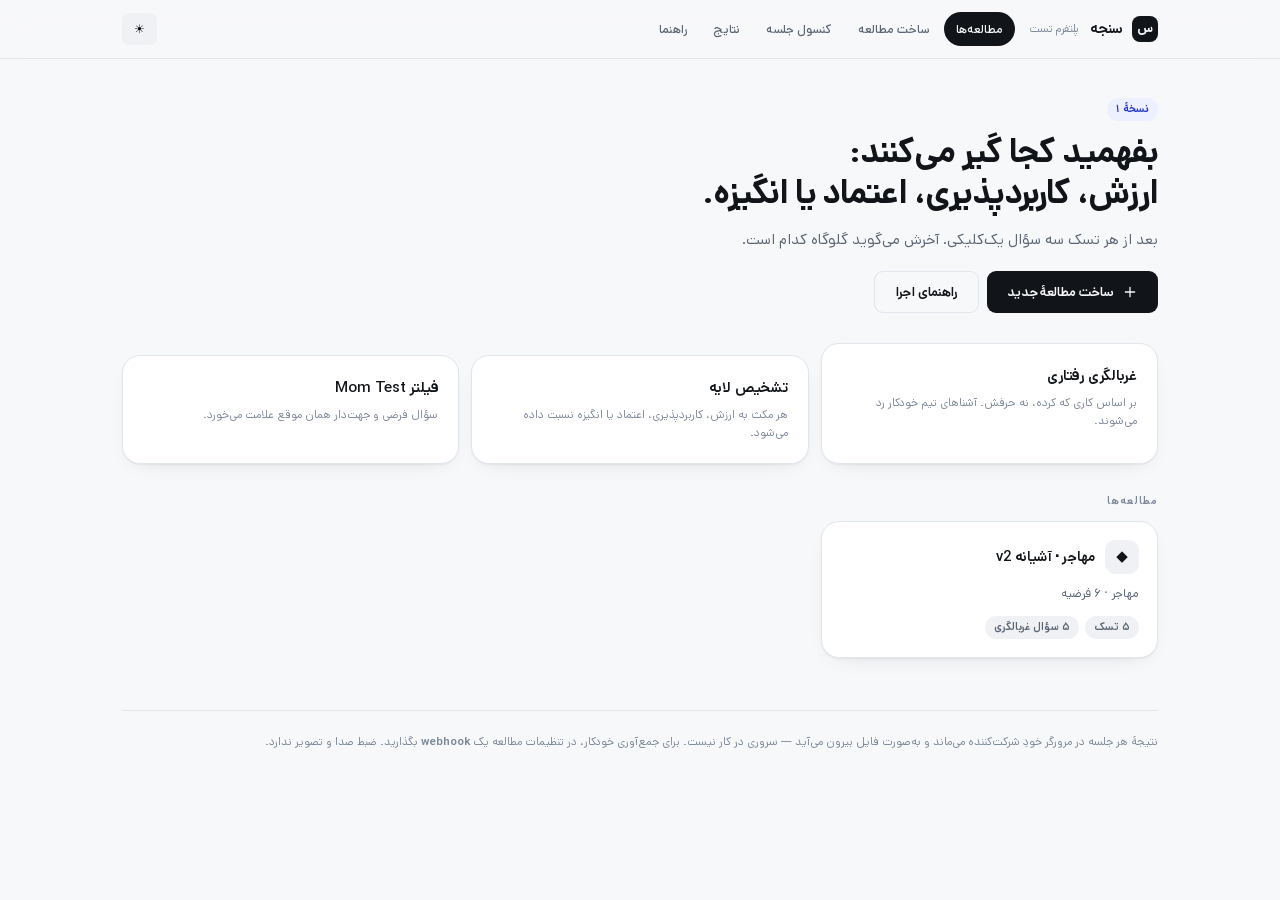
<file: index.html>
<!doctype html>
<html lang="fa" dir="rtl">
<head>
<meta charset="utf-8">
<meta name="viewport" content="width=device-width,initial-scale=1,viewport-fit=cover">
<title>سنجه · پلتفرم تست کاربر</title>
<meta name="description" content="پلتفرم برگزاری و ثبت تست کاربر — غربالگری، اجرای جلسه، ثبت شواهد و جمع‌بندی.">
<link rel="stylesheet" href="./assets/app.css">
</head>
<body>
<main class="wrap" style="padding-top:38px">

  <header style="margin-bottom:30px">
    <span class="badge b-brand" style="margin-bottom:12px">نسخهٔ ۱</span>
    <h1>بفهمید کجا گیر می‌کنند:<br>ارزش، کاربردپذیری، اعتماد یا انگیزه.</h1>
    <p class="lead" style="margin-top:12px">بعد از هر تسک سه سؤال یک‌کلیکی. آخرش می‌گوید گلوگاه کدام است.</p>
    <div class="row-btns" style="margin-top:18px">
      <a class="btn btn-primary" href="builder.html">
        <svg viewBox="0 0 24 24"><path d="M12 5v14M5 12h14"/></svg>ساخت مطالعهٔ جدید</a>
      <a class="btn btn-line" href="guide.html">راهنمای اجرا</a>
    </div>
  </header>

  <div class="grid c3" style="margin-bottom:26px">
    <div class="card"><h3>غربالگری رفتاری</h3>
      <p class="tiny" style="margin-top:5px">بر اساس کاری که کرده، نه حرفش. آشناهای تیم خودکار رد می‌شوند.</p></div>
    <div class="card"><h3>تشخیص لایه</h3>
      <p class="tiny" style="margin-top:5px">هر مکث به ارزش، کاربردپذیری، اعتماد یا انگیزه نسبت داده می‌شود.</p></div>
    <div class="card"><h3>فیلتر Mom Test</h3>
      <p class="tiny" style="margin-top:5px">سؤال فرضی و جهت‌دار همان موقع علامت می‌خورد.</p></div>
  </div>

  <div class="sec">مطالعه‌ها</div>
  <div id="list" class="studies"></div>

  <footer class="site">
    نتیجهٔ هر جلسه در مرورگر خودِ شرکت‌کننده می‌ماند و به‌صورت فایل بیرون می‌آید — سروری در کار نیست.
    برای جمع‌آوری خودکار، در تنظیمات مطالعه یک <b class="en">webhook</b> بگذارید. ضبط صدا و تصویر ندارد.
  </footer>
</main>

<script src="./assets/app.js"></script>
<script>
App.mountChrome('index.html');

const RISK = { 'very-high':'خیلی بالا', 'high':'بالا', 'medium-high':'متوسط تا بالا', 'medium':'متوسط' };

(async function () {
  const list = App.$('list');
  const studies = await App.loadRegistry();
  const sessions = App.allSessions();

  if (!studies.length) {
    list.innerHTML = `<div class="empty" style="grid-column:1/-1">
      <h3>هنوز مطالعه‌ای نیست</h3>
      <p class="tiny">اولین مطالعه را بسازید تا اینجا ظاهر شود.</p></div>`;
    return;
  }

  list.innerHTML = studies.map(s => {
    const n    = sessions.filter(x => x.studyId === s.id).length;
    const done = sessions.filter(x => x.studyId === s.id && x.endedAt).length;
    return `<a class="study" href="study.html?id=${encodeURIComponent(s.id)}">
      <div class="hd">
        <div class="ic">${App.esc(s.icon || '◆')}</div>
        <div class="nm">${App.esc(s.name || 'بدون نام')}</div>
        ${s._source === 'local' ? '<span class="badge b-mute">محلی</span>' : ''}
      </div>
      <p class="d">${App.esc(s.product || '')}${s.product && s.hypotheses?.length ? ' · ' : ''}${
        s.hypotheses?.length ? App.fa(s.hypotheses.length) + ' فرضیه' : ''}</p>
      <div class="ft">
        <span class="badge b-mute">${App.fa(s.tasks?.length || 0)} تسک</span>
        <span class="badge b-mute">${App.fa(s.screener?.questions?.length || 0)} سؤال غربالگری</span>
        ${n ? `<span class="badge b-ok">${App.fa(done)} جلسهٔ کامل</span>` : ''}
      </div>
    </a>`;
  }).join('');
})();
</script>
</body>
</html>
</file>
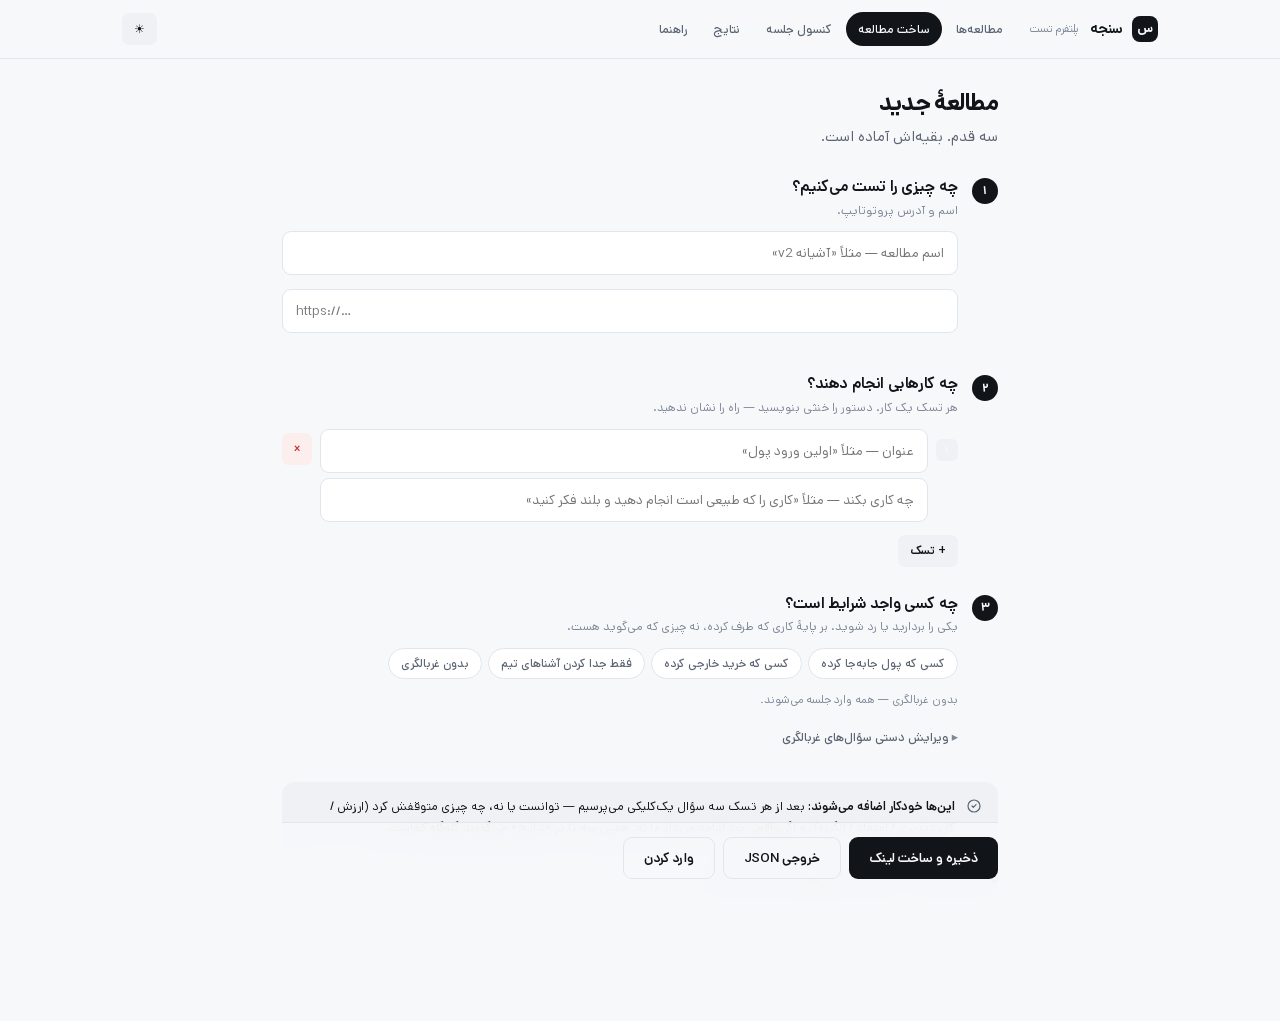
<file: builder.html>
<!doctype html>
<html lang="fa" dir="rtl">
<head>
<meta charset="utf-8">
<meta name="viewport" content="width=device-width,initial-scale=1,viewport-fit=cover">
<title>مطالعهٔ جدید · سنجه</title>
<link rel="stylesheet" href="./assets/app.css">
<style>
  .step{display:flex;gap:14px;margin-bottom:26px}
  .step .n{width:26px;height:26px;border-radius:50%;background:var(--ink);color:var(--canvas);
    display:grid;place-items:center;font-size:12px;font-weight:700;flex:none;margin-top:2px}
  .step .b{flex:1;min-width:0}
  .step h2{font-size:16px;margin-bottom:3px}
  .step .s{font-size:12px;color:var(--ink-3);margin-bottom:11px}
  .trow{display:flex;gap:8px;margin-bottom:8px;align-items:flex-start}
  .trow .n{width:22px;height:22px;border-radius:6px;background:var(--surface-2);flex:none;
    display:grid;place-items:center;font-size:11px;font-weight:600;margin-top:10px}
  .trow .f{flex:1;min-width:0}
  .trow .f input{margin-bottom:5px}
  details.adv{margin-top:8px}
  details.adv>summary{cursor:pointer;font-size:12.5px;font-weight:500;color:var(--ink-2);
    list-style:none;padding:9px 0}
  details.adv>summary::-webkit-details-marker{display:none}
  details.adv>summary::before{content:'▸ ';color:var(--ink-3)}
  details.adv[open]>summary::before{content:'▾ '}
  .lint{margin:4px 0 2px}
  .flag{padding:7px 10px;font-size:11.5px}
  .sticky{position:sticky;bottom:0;background:color-mix(in srgb,var(--canvas) 92%,transparent);
    backdrop-filter:blur(12px);border-top:1px solid var(--line);padding:14px 0;margin-top:24px}
</style>
</head>
<body>
<main class="wrap narrow" style="padding-top:30px">
  <h1 style="font-size:24px">مطالعهٔ جدید</h1>
  <p class="lead" style="margin:6px 0 26px">سه قدم. بقیه‌اش آماده است.</p>

  <div class="step">
    <div class="n num">۱</div>
    <div class="b">
      <h2>چه چیزی را تست می‌کنیم؟</h2>
      <div class="s">اسم و آدرس پروتوتایپ.</div>
      <div class="field"><input class="input" id="f-name" placeholder="اسم مطالعه — مثلاً «آشیانه v2»"></div>
      <div class="field"><input class="input en" id="f-url" dir="ltr" placeholder="https://…"></div>
      <p id="urlwarn" class="hint"></p>
    </div>
  </div>

  <div class="step">
    <div class="n num">۲</div>
    <div class="b">
      <h2>چه کارهایی انجام دهند؟</h2>
      <div class="s">هر تسک یک کار. دستور را خنثی بنویسید — راه را نشان ندهید.</div>
      <div id="tasks"></div>
      <button class="btn btn-ghost btn-sm" onclick="addTask()">+ تسک</button>
    </div>
  </div>

  <div class="step">
    <div class="n num">۳</div>
    <div class="b">
      <h2>چه کسی واجد شرایط است؟</h2>
      <div class="s">یکی را بردارید یا رد شوید. بر پایهٔ کاری که طرف کرده، نه چیزی که می‌گوید هست.</div>
      <div class="chipset" id="tpl" style="margin-bottom:12px"></div>
      <div id="scrs"></div>
      <details class="adv"><summary>ویرایش دستی سؤال‌های غربالگری</summary>
        <div id="scr-edit"></div>
        <button class="btn btn-ghost btn-sm" onclick="addScr()">+ سؤال</button>
        <div class="field" style="max-width:200px;margin-top:10px"><label>حد قبولی امتیاز</label>
          <input class="input num" id="f-pass" type="number" value="0"></div>
      </details>
    </div>
  </div>

  <div class="note" style="margin-bottom:8px">
    <svg viewBox="0 0 24 24"><circle cx="12" cy="12" r="9"/><path d="M9 12l2 2 4-4"/></svg>
    <p><b>این‌ها خودکار اضافه می‌شوند:</b> بعد از هر تسک سه سؤال یک‌کلیکی می‌پرسیم —
      توانست یا نه، چه چیزی متوقفش کرد (ارزش / کاربردپذیری / اعتماد / انگیزه)، و اگر واقعی بود ادامه می‌داد یا نه.
      همین سه تا در «نتایج» می‌گویند گلوگاه کجاست.</p>
  </div>

  <details class="adv">
    <summary>تنظیمات بیشتر — فرضیه‌ها، سؤال‌های پایانی، webhook</summary>
    <div class="field" style="margin-top:10px"><label>متن معرفی برای شرکت‌کننده</label>
      <textarea class="input" id="f-intro" rows="2"
        placeholder="بگویید چه نوع محصولی است. نگویید چرا خوب است."></textarea></div>
    <div class="grid c2">
      <div class="field"><label>محصول</label><input class="input" id="f-product"></div>
      <div class="field"><label>نشانه</label><input class="input" id="f-icon" value="◆" maxlength="2"></div>
    </div>
    <div class="field"><label>Webhook برای جمع‌آوری خودکار</label>
      <input class="input en" id="f-hook" dir="ltr" placeholder="https://…"></div>
    <div class="sec" style="margin-top:14px">فرضیه‌ها
      <button class="btn btn-ghost btn-sm" onclick="addHyp()">+</button></div>
    <div id="hyps"></div>
    <div class="sec">سؤال‌های پایانی
      <button class="btn btn-ghost btn-sm" onclick="addPost()">+</button></div>
    <div id="posts"></div>
  </details>

  <div class="sticky">
    <div class="row-btns">
      <button class="btn btn-primary" onclick="save()">ذخیره و ساخت لینک</button>
      <button class="btn btn-line" onclick="exportStudy()">خروجی JSON</button>
      <label class="btn btn-line" style="cursor:pointer">وارد کردن
        <input type="file" accept="application/json" hidden onchange="importStudy(event)"></label>
      <button class="btn btn-danger" onclick="del()" id="del-btn" hidden>حذف</button>
    </div>
    <p id="saved" class="tiny" style="margin-top:7px"></p>
  </div>
  <div style="height:20px"></div>
</main>

<script src="./assets/app.js"></script>
<script src="./assets/momtest.js"></script>
<script>
App.mountChrome('builder.html');
let D = null;

/* Ready-made screeners. Most teams need one of these three and should not
   have to invent scoring rules to get started. Every option is behavioural. */
const TEMPLATES = {
  money: {
    label: 'کسی که پول جابه‌جا کرده',
    intro: 'چند سؤال کوتاه دربارهٔ کارهایی که تا حالا کرده‌اید.',
    passScore: 5,
    questions: [
      { id:'s1', text:'آخرین بار کِی بخشی از پولتان را از ریال خارج کردید یا دلاری نگه داشتید؟',
        type:'single', required:true, options:[
        {label:'در سه ماه گذشته',score:3},{label:'در یک سال گذشته',score:2},
        {label:'بیشتر از یک سال پیش',score:0},{label:'تا حالا نکرده‌ام',score:0,disqualify:true}]},
      { id:'s2', text:'آن بار تقریباً چه مبلغی بود؟', type:'single', required:true, options:[
        {label:'کمتر از ۵۰ میلیون تومان',score:1},{label:'۵۰ تا ۲۰۰ میلیون تومان',score:3},
        {label:'بیشتر از ۲۰۰ میلیون تومان',score:3},{label:'ترجیح می‌دهم نگویم',score:1}]},
      { id:'s3', text:'کدام دربارهٔ شما درست است؟', type:'single', required:true, options:[
        {label:'در تیم هستم یا با تیم کار می‌کنم',score:0,disqualify:true},
        {label:'دوست یا فامیل نزدیک تیم هستم',score:0,disqualify:true},
        {label:'ارتباطی با تیم ندارم',score:2}]}
    ]
  },
  buyer: {
    label: 'کسی که خرید خارجی کرده',
    intro: 'چند سؤال کوتاه دربارهٔ خریدهای اخیرتان.',
    passScore: 4,
    questions: [
      { id:'s1', text:'در شش ماه گذشته برای کدام واقعاً پول خارجی پرداخت کرده‌اید؟',
        type:'multi', required:true, options:[
        {label:'اشتراک نرم‌افزار یا سرویس خارجی',score:3},{label:'خرید از سایت خارجی',score:2},
        {label:'شهریه یا هزینهٔ مهاجرت',score:3},{label:'هیچ‌کدام',score:0,disqualify:true}]},
      { id:'s2', text:'آن بار چطور پرداخت کردید؟', type:'single', required:true, options:[
        {label:'خودم مستقیم',score:3},{label:'از طریق واسطه یا دوست',score:2},
        {label:'یادم نیست',score:0}]},
      { id:'s3', text:'کدام دربارهٔ شما درست است؟', type:'single', required:true, options:[
        {label:'در تیم هستم یا با تیم کار می‌کنم',score:0,disqualify:true},
        {label:'ارتباطی با تیم ندارم',score:2}]}
    ]
  },
  clean: {
    label: 'فقط جدا کردن آشناهای تیم',
    intro: 'یک سؤال کوتاه.',
    passScore: 1,
    questions: [
      { id:'s1', text:'کدام دربارهٔ شما درست است؟', type:'single', required:true, options:[
        {label:'در تیم هستم یا با تیم کار می‌کنم',score:0,disqualify:true},
        {label:'دوست یا فامیل نزدیک تیم هستم',score:0,disqualify:true},
        {label:'ارتباطی با تیم ندارم',score:2}]}
    ]
  }
};

(async function(){
  const id = App.qs('id');
  D = id ? await App.loadStudy(id) : null;
  if (!D) { D = App.blankStudy(); D.tasks = [{ id:'t1', title:'', prompt:'', hypothesis:'' }]; }
  else App.$('del-btn').hidden = D._source !== 'local';
  fill(); renderAll();
})();

function fill(){
  App.$('f-name').value    = D.name || '';
  App.$('f-url').value     = D.prototypeUrl || '';
  App.$('f-product').value = D.product || '';
  App.$('f-intro').value   = D.intro || '';
  App.$('f-icon').value    = D.icon || '◆';
  App.$('f-hook').value    = D.settings?.webhook || '';
  App.$('f-pass').value    = D.screener?.passScore ?? 0;
  App.$('f-url').addEventListener('input', urlCheck);
  urlCheck();
}
/* A prototype that refuses framing is the single most common way a study
   comes out broken, and it is invisible until a participant opens it. */
function urlCheck(){
  const v = App.$('f-url').value.trim(), n = App.$('urlwarn');
  if (!v) { n.textContent = ''; return; }
  if (!/^https:\/\//i.test(v)) { n.innerHTML = '<b style="color:var(--warn)">باید با https شروع شود</b> وگرنه در قاب باز نمی‌شود.'; return; }
  n.textContent = 'قبل از فرستادن لینک، یک‌بار خودتان جلسه را باز کنید تا مطمئن شوید پروتوتایپ در قاب می‌آید.';
}

/* ── the linter, compact ────────────────────────────────────────── */
function lintInto(input, box){
  const run = () => {
    const r = MomTest.lint(input.value);
    if (!input.value.trim() || (r.ok && !r.flags.length)) { box.innerHTML = ''; return; }
    box.innerHTML = `<div class="lint">${r.flags.filter(f => f.level !== 'good').map(f =>
      `<div class="flag ${f.level}"><span class="m"><b>${App.esc(f.label)}</b> — ${App.esc(f.fix)}</span></div>`
    ).join('')}</div>`;
  };
  input.addEventListener('input', run); run();
}

/* ── tasks ──────────────────────────────────────────────────────── */
function renderTasks(){
  D.tasks = D.tasks || [];
  App.$('tasks').innerHTML = D.tasks.map((t, i) => `<div class="trow">
    <div class="n num">${App.fa(i + 1)}</div>
    <div class="f">
      <input class="input" value="${App.esc(t.title)}" placeholder="عنوان — مثلاً «اولین ورود پول»"
        oninput="D.tasks[${i}].title=this.value">
      <input class="input" id="tp-${i}" value="${App.esc(t.prompt)}"
        placeholder="چه کاری بکند — مثلاً «کاری را که طبیعی است انجام دهید و بلند فکر کنید»"
        oninput="D.tasks[${i}].prompt=this.value">
      <div id="tl-${i}"></div>
    </div>
    <button class="btn btn-danger btn-sm" style="margin-top:4px"
      onclick="D.tasks.splice(${i},1);renderAll()">×</button>
  </div>`).join('');
  D.tasks.forEach((t, i) => {
    const inp = App.$('tp-' + i), box = App.$('tl-' + i);
    if (inp && box) lintInto(inp, box);
  });
}
window.addTask = () => {
  D.tasks = D.tasks || [];
  D.tasks.push({ id: 't' + (D.tasks.length + 1), title: '', prompt: '', hypothesis: '' });
  renderAll();
};

/* ── screener ───────────────────────────────────────────────────── */
function renderTpl(){
  App.$('tpl').innerHTML = Object.entries(TEMPLATES).map(([k, t]) =>
    `<button class="chip" data-k="${k}" onclick="useTpl('${k}')">${App.esc(t.label)}</button>`).join('') +
    `<button class="chip" onclick="useTpl('')">بدون غربالگری</button>`;
}
window.useTpl = (k) => {
  D.screener = k ? JSON.parse(JSON.stringify(TEMPLATES[k])) : { intro: '', questions: [], passScore: 0 };
  delete D.screener.label;
  App.$('f-pass').value = D.screener.passScore || 0;
  renderAll();
};
function renderScrSummary(){
  const qs = D.screener?.questions || [];
  App.$('scrs').innerHTML = qs.length
    ? `<div class="card flat" style="padding:13px 15px">
        ${qs.map((q, i) => `<div class="kv"><span class="k">${App.fa(i + 1)}. ${App.esc(q.text)}</span>
          <span class="v tiny">${q.options?.some(o => o.disqualify)
            ? '<span class="badge b-bad">حذفی دارد</span>' : ''}</span></div>`).join('')}
      </div>`
    : '<p class="tiny">بدون غربالگری — همه وارد جلسه می‌شوند.</p>';
}
function renderScrEdit(){
  const qs = D.screener?.questions || [];
  App.$('scr-edit').innerHTML = qs.map((q, i) => `<div class="trow">
    <div class="n num">${App.fa(i + 1)}</div>
    <div class="f">
      <input class="input" id="sq-${i}" value="${App.esc(q.text)}" placeholder="متن سؤال"
        oninput="D.screener.questions[${i}].text=this.value">
      <div id="sl-${i}"></div>
      ${(q.options || []).map((o, oi) => `<div style="display:flex;gap:6px;margin-bottom:4px">
        <input class="input" value="${App.esc(o.label)}" placeholder="گزینه"
          oninput="D.screener.questions[${i}].options[${oi}].label=this.value">
        <input class="input num" style="width:64px" type="number" value="${o.score ?? 0}" title="امتیاز"
          oninput="D.screener.questions[${i}].options[${oi}].score=+this.value">
        <button class="chip" aria-pressed="${!!o.disqualify}" title="حذف‌کننده"
          onclick="D.screener.questions[${i}].options[${oi}].disqualify=!D.screener.questions[${i}].options[${oi}].disqualify;renderAll()">حذفی</button>
        <button class="btn btn-danger btn-sm" onclick="D.screener.questions[${i}].options.splice(${oi},1);renderAll()">×</button>
      </div>`).join('')}
      <button class="btn btn-ghost btn-sm"
        onclick="D.screener.questions[${i}].options=(D.screener.questions[${i}].options||[]).concat([{label:'',score:0}]);renderAll()">+ گزینه</button>
    </div>
    <button class="btn btn-danger btn-sm" style="margin-top:4px"
      onclick="D.screener.questions.splice(${i},1);renderAll()">×</button>
  </div>`).join('');
  qs.forEach((q, i) => {
    const inp = App.$('sq-' + i), box = App.$('sl-' + i);
    if (inp && box) lintInto(inp, box);
  });
}
window.addScr = () => {
  D.screener = D.screener || { questions: [] };
  D.screener.questions = D.screener.questions || [];
  D.screener.questions.push({ id: 's' + (D.screener.questions.length + 1),
    text: '', type: 'single', required: true, options: [{ label: '', score: 0 }] });
  renderAll();
};

/* ── advanced ───────────────────────────────────────────────────── */
function renderHyps(){
  D.hypotheses = D.hypotheses || [];
  App.$('hyps').innerHTML = D.hypotheses.map((h, i) => `<div class="trow">
    <div class="n en">${h.id}</div>
    <div class="f"><input class="input" value="${App.esc(h.text)}"
      oninput="D.hypotheses[${i}].text=this.value" placeholder="فرضیه"></div>
    <button class="btn btn-danger btn-sm" style="margin-top:4px"
      onclick="D.hypotheses.splice(${i},1);renderAll()">×</button>
  </div>`).join('') || '<p class="tiny">اختیاری.</p>';
}
window.addHyp = () => {
  D.hypotheses = D.hypotheses || [];
  D.hypotheses.push({ id: 'H' + (D.hypotheses.length + 1), text: '', risk: 'high' });
  renderAll();
};
function renderPosts(){
  D.postQuestions = D.postQuestions || [];
  App.$('posts').innerHTML = D.postQuestions.map((q, i) => `<div class="trow">
    <div class="n num">${App.fa(i + 1)}</div>
    <div class="f"><input class="input" id="pq-${i}" value="${App.esc(q.text)}"
      oninput="D.postQuestions[${i}].text=this.value" placeholder="سؤال پایانی">
      <div id="pl-${i}"></div></div>
    <button class="btn btn-danger btn-sm" style="margin-top:4px"
      onclick="D.postQuestions.splice(${i},1);renderAll()">×</button>
  </div>`).join('') || '<p class="tiny">اختیاری.</p>';
  D.postQuestions.forEach((q, i) => {
    const inp = App.$('pq-' + i), box = App.$('pl-' + i);
    if (inp && box) lintInto(inp, box);
  });
}
window.addPost = () => {
  D.postQuestions = D.postQuestions || [];
  D.postQuestions.push({ id: 'q' + (D.postQuestions.length + 1), text: '', type: 'text', required: false });
  renderAll();
};

function renderAll(){ renderTasks(); renderTpl(); renderScrSummary(); renderScrEdit(); renderHyps(); renderPosts(); }
window.renderAll = renderAll;

/* ── save ───────────────────────────────────────────────────────── */
function collect(){
  D.name = App.$('f-name').value.trim();
  D.prototypeUrl = App.$('f-url').value.trim();
  D.product = App.$('f-product').value.trim() || D.name;
  D.intro = App.$('f-intro').value.trim();
  D.icon = App.$('f-icon').value.trim() || '◆';
  D.settings = D.settings || {};
  D.settings.webhook = App.$('f-hook').value.trim();
  D.screener = D.screener || { questions: [] };
  D.screener.passScore = +App.$('f-pass').value || 0;
  D.tasks = (D.tasks || []).filter(t => t.title || t.prompt);
  return D;
}
window.save = () => {
  collect();
  const msg = App.$('saved');
  if (!D.name)         { msg.textContent = 'یک اسم بگذارید.'; return; }
  if (!D.prototypeUrl) { msg.textContent = 'آدرس پروتوتایپ لازم است.'; return; }
  if (!D.tasks.length) { msg.textContent = 'حداقل یک تسک لازم است.'; return; }
  App.saveStudy(D);
  const link = App.shareLink(D, 'run.html');
  msg.innerHTML = `ذخیره شد ✓ &nbsp;
    <a href="study.html?id=${encodeURIComponent(D.id)}">صفحهٔ مطالعه</a> &nbsp;·&nbsp;
    <a href="${App.esc(link)}" target="_blank">باز کردن جلسه</a>
    <br><span style="color:var(--ink-3)">لینک اشتراک‌گذاری کل مطالعه را در خودش دارد و روی هر دستگاهی باز می‌شود.</span>`;
};
window.exportStudy = () => {
  collect(); const c = { ...D }; delete c._source;
  App.download(D.id + '.json', JSON.stringify(c, null, 2));
};
window.importStudy = (e) => {
  const f = e.target.files[0]; if (!f) return;
  const r = new FileReader();
  r.onload = () => {
    try { const j = JSON.parse(r.result); if (!j.id) j.id = App.blankStudy().id;
      D = j; fill(); renderAll(); App.$('saved').textContent = 'وارد شد — ذخیره کنید.'; }
    catch (err) { App.$('saved').textContent = 'خوانده نشد: ' + err.message; }
  };
  r.readAsText(f);
};
window.del = () => {
  if (!confirm('حذف شود؟')) return;
  App.store.del('study.' + D.id); location.href = 'index.html';
};
</script>
</body>
</html>
</file>
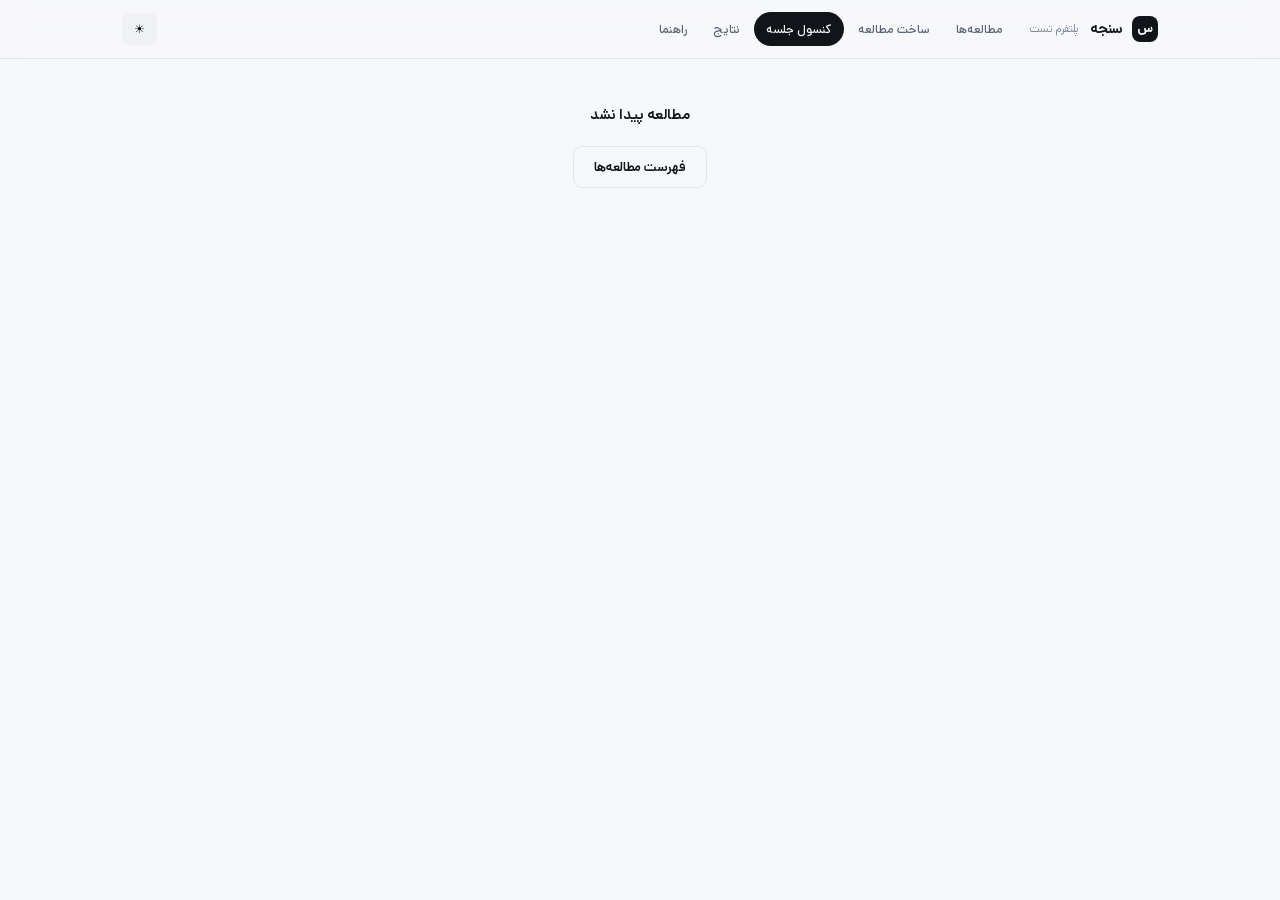
<file: console.html>
<!doctype html>
<html lang="fa" dir="rtl">
<head>
<meta charset="utf-8">
<meta name="viewport" content="width=device-width,initial-scale=1,viewport-fit=cover">
<title>کنسول جلسه · سنجه</title>
<link rel="stylesheet" href="./assets/app.css">
<style>
  .lay{display:flex;gap:18px;align-items:flex-start;max-width:1240px;margin:0 auto;padding:20px 22px}
  @media(max-width:1040px){.lay{flex-direction:column}}
  .col-script{flex:1;min-width:0}
  .col-notes{width:392px;flex:none;position:sticky;top:74px}
  @media(max-width:1040px){.col-notes{width:100%;position:static}}
  .timer{font-size:25px;font-weight:700;letter-spacing:-.02em}
  .stepcard{background:var(--surface);border:1px solid var(--line);border-radius:var(--r-md);
    padding:15px;margin-bottom:9px;transition:.2s var(--swift)}
  .stepcard[data-on=true]{border-color:var(--ink);box-shadow:var(--sh)}
  .stepcard .hd{display:flex;align-items:center;gap:9px;cursor:pointer}
  .stepcard .hd .n{width:23px;height:23px;border-radius:7px;background:var(--surface-2);
    display:grid;place-items:center;font-size:11px;font-weight:700;flex:none}
  .stepcard[data-on=true] .hd .n{background:var(--ink);color:var(--canvas)}
  .stepcard .hd .t{flex:1;font-size:13.5px;font-weight:600}
  .stepcard .body{margin-top:10px;font-size:12.5px;line-height:1.75;color:var(--ink-2)}
  .say{padding:10px 13px;border-radius:var(--r-sm);margin-top:8px;font-size:12.5px;line-height:1.7}
  .say.do{background:var(--ok-soft);color:var(--ok)} .say.do b{color:inherit}
  .say.dont{background:var(--bad-soft);color:var(--bad)}
  .say .m{color:var(--ink)}
  .noterow{display:flex;gap:8px;align-items:flex-start;padding:10px 0;border-bottom:1px solid var(--line-2);font-size:12.5px}
  .noterow:last-child{border-bottom:none}
  .noterow .t{font-size:10.5px;color:var(--ink-3);flex:none;padding-top:2px}
  .noterow .x{opacity:.4;background:none;border:none;font-size:14px;line-height:1}
  .noterow:hover .x{opacity:1}
  .tagpick{display:flex;gap:5px;margin-bottom:8px;flex-wrap:wrap}
</style>
</head>
<body>
<main id="main"></main>
<script src="./assets/app.js"></script>
<script src="./assets/momtest.js"></script>
<script>
App.mountChrome('console.html');

/* ═══════════════════════════════════════════════════════════════════
   FACILITATOR CONSOLE
   The protocol's own session structure, on screen, with a timer and a
   note field that forces every note to be typed as evidence.

   Why the tag is mandatory: the protocol weights Behaviour above
   Explanation above Opinion. If notes are untagged prose you cannot
   apply that weighting afterwards — everything flattens into "they said
   they liked it". Tagging at the moment of writing costs one keystroke
   and is the difference between a transcript and an evidence board.
   ═══════════════════════════════════════════════════════════════════ */
const TAGS = [
  { id:'behaviour',  label:'رفتار',  cls:'b-ok',    hint:'چه کرد؟ کجا مکث کرد؟ چه چیزی را خودش باز کرد؟' },
  { id:'explanation',label:'علت',    cls:'b-brand', hint:'چرا این کار را کرد؟ چه نگرانی پشتش بود؟' },
  { id:'commitment', label:'تعهد',   cls:'b-warn',  hint:'حاضر شد چه کاری بکند؟ چه مبلغی گفت؟' },
  { id:'quote',      label:'نقل‌قول',cls:'b-mute',  hint:'جملهٔ دقیق، بدون بازنویسی.' },
  { id:'blocker',    label:'مانع',   cls:'b-bad',   hint:'چه چیزی کاملاً متوقفش کرد؟' }
];

const STEPS = [
  { t:'Business Baseline', m:'۳–۵ دقیقه · قبل از دیدن محصول',
    body:'نیاز و رفتار واقعی را بدون Pitch بفهمید.',
    asks:['آخرین بار کِی خواستید بخشی از پولتان را از ریال خارج کنید یا دلاری نگه دارید؟ چه کار کردید؟',
          'آن بار چه چیزی باعث شد واقعاً اقدام کنید؟',
          'چه چیزی در مسیر فعلی اذیتتان می‌کند ولی تحملش می‌کنید؟'],
    rec:'Trigger، راه‌حل فعلی، درد، فوریت، جایگزین‌ها' },
  { t:'Framing کنترل‌شده', m:'Category و Job را بگویید — نه راه‌حل و نه مزیت',
    body:'یک‌بار، خنثی، بدون دفاع از محصول.',
    asks:['با این توضیح، انتظار دارید چه کارهایی بتوانید با آن انجام دهید؟'],
    rec:'انتظار اولیه از قابلیت‌ها' },
  { t:'Explore / First Impression', m:'دیگر توضیح ندهید',
    body:'بگذارید خودش بخواند و جلو برود.',
    asks:['هر کاری که طبیعی است انجام دهید و بلند فکر کنید.'],
    rec:'فهم Value، انتظار از فیچر، ابهام، مسیر طبیعی' },
  { t:'Trust & Control', m:'Trust Mechanismها را نام نبرید',
    body:'رفتار و سؤال‌های خودش را ببینید.',
    asks:['الان قبل از ادامه چه چیزهایی ذهنتان را درگیر کرده؟',
          'برای ادامه چه چیزی باید روشن شود؟'],
    rec:'سؤال دربارهٔ Exit / Fee / Support / Partner / محل پول' },
  { t:'Decision Point', m:'در Confirm، توقف یا Failure',
    body:'Commitment را بدون فشار بسنجید.',
    asks:['اگر این پول واقعی بود، همین‌جا چه کار می‌کردید؟',
          'چه چیزی تصمیمتان را عوض می‌کند؟'],
    rec:'ادامه/توقف، مبلغ تست، شرط ادامه، Deal-breaker' },
  { t:'Business Debrief', m:'بعد از تجربه',
    body:'ارزش و تمایل واقعی را دوباره بسنجید.',
    asks:['این سرویس در چه موقعیتی واقعاً برایتان کاربرد دارد؟',
          'برای جایگزین کردن مسیر فعلی چه چیزی کم دارد؟',
          'اگر می‌خواستید معرفی‌اش کنید، به چه کسی و برای چه مسئله‌ای؟'],
    rec:'Use case، switching condition، referral signal' }
];

const DO = ['Job کلی محصول را یک‌بار و خنثی توضیح بده.',
  '«ما تجربه را تست می‌کنیم، نه تو را.»',
  '«هر جا در واقعیت متوقف می‌شدی، اینجا هم متوقف شو.»',
  '«چی باعث شد این کار را بکنی؟»'];
const DONT = ['«داریم اعتماد را تست می‌کنیم.»',
  '«مزیت ما این است که هر وقت خواستی خارج می‌شوی.»',
  '«اول ۵ دلار Trial کن.»',
  'Featureها را Pitch نکن یا از محصول دفاع نکن.'];

let S = null, sess = null, t0 = null, tick = null, step = 0, tag = 'behaviour';

(async function(){
  const packed = App.qs('s'), id = App.qs('id');
  S = packed ? App.unpackStudy(packed) : (id ? await App.loadStudy(id) : null);
  const m = App.$('main');
  if (!S) { m.innerHTML = `<div class="wrap"><div class="empty"><h3>مطالعه پیدا نشد</h3>
    <a class="btn btn-line" href="index.html" style="margin-top:12px">فهرست مطالعه‌ها</a></div></div>`; return; }
  sess = App.newSession(S.id, 'moderated');
  paint();
})();

function paint(){
  App.$('main').innerHTML = `<div class="lay">
    <div class="col-script">
      <div style="display:flex;align-items:center;gap:12px;margin-bottom:14px;flex-wrap:wrap">
        <div><div class="tiny">جلسه</div>
          <h2 style="font-size:17px">${App.esc(S.name)}</h2></div>
        <div style="flex:1"></div>
        <div style="text-align:end"><div class="tiny">کد شرکت‌کننده</div>
          <div class="en" style="font-weight:700;font-size:15px">${sess.code}</div></div>
        <div style="text-align:end"><div class="tiny">مدت</div>
          <div class="timer num" id="clk">۰۰:۰۰</div></div>
        <button class="btn btn-primary btn-sm" id="run" onclick="toggleRun()">شروع</button>
      </div>

      <div class="grid c2" style="margin-bottom:14px">
        <div class="say do"><b>بگو</b><div class="m" style="margin-top:5px">
          ${DO.map(x => '· ' + App.esc(x)).join('<br>')}</div></div>
        <div class="say dont"><b>نگو</b><div class="m" style="margin-top:5px">
          ${DONT.map(x => '· ' + App.esc(x)).join('<br>')}</div></div>
      </div>

      <div class="sec">روال جلسه</div>
      <div id="steps"></div>

      <div class="sec">تسک‌های این مطالعه</div>
      <div class="card flat">${(S.tasks || []).map((t, i) =>
        `<div class="kv"><span class="k"><b>${App.fa(i+1)}. ${App.esc(t.title)}</b><br>
          <span class="tiny">${App.esc(t.prompt)}</span></span>
          <span class="v"><button class="btn btn-ghost btn-sm" onclick="noteTask('${App.esc(t.title)}')">ثبت یادداشت</button></span>
        </div>`).join('') || '<p class="tiny">تسکی ندارد.</p>'}</div>

      <div class="sec">پروتوتایپ</div>
      <p class="tiny" style="margin-bottom:8px">در جلسهٔ حضوری روی گوشی خودِ شرکت‌کننده باز کنید؛
        این نسخه فقط برای مرور خودتان است.</p>
      <a class="btn btn-line btn-sm" href="${App.esc(S.prototypeUrl)}" target="_blank">باز کردن پروتوتایپ</a>
    </div>

    <div class="col-notes">
      <div class="card">
        <h3>ثبت شواهد</h3>
        <p class="tiny" style="margin:5px 0 10px" id="tag-hint"></p>
        <div class="tagpick" id="tags"></div>
        <textarea class="input" id="nt" rows="3" placeholder="Ctrl+Enter برای ثبت"></textarea>
        <button class="btn btn-primary btn-block btn-sm" style="margin-top:8px" onclick="addNote()">ثبت</button>
        <div style="max-height:320px;overflow:auto;margin-top:12px" id="notes"></div>
      </div>
      <div class="card" style="margin-top:12px">
        <h3>پایان جلسه</h3>
        <p class="tiny" style="margin:5px 0 10px">جلسه را ببندید و نتیجه را نگه دارید.</p>
        <div class="row-btns">
          <button class="btn btn-primary btn-sm" onclick="endSession()">پایان و دانلود</button>
          <button class="btn btn-line btn-sm" onclick="copySession()">کپی نتیجه</button>
        </div>
        <p class="tiny" id="end-msg" style="margin-top:8px"></p>
      </div>
    </div>
  </div>`;

  App.$('tags').innerHTML = TAGS.map(t =>
    `<button class="chip" data-t="${t.id}" aria-pressed="${t.id === tag}">${t.label}</button>`).join('');
  App.$$('#tags .chip').forEach(b => b.onclick = () => {
    tag = b.dataset.t;
    App.$$('#tags .chip').forEach(o => o.setAttribute('aria-pressed', String(o.dataset.t === tag)));
    hint();
  });
  hint();
  App.$('nt').addEventListener('keydown', e => {
    if ((e.ctrlKey || e.metaKey) && e.key === 'Enter') { e.preventDefault(); addNote(); }
  });
  paintSteps(); paintNotes();
}

const hint = () => App.$('tag-hint').textContent = TAGS.find(t => t.id === tag).hint;

function paintSteps(){
  App.$('steps').innerHTML = STEPS.map((s, i) => `<div class="stepcard" data-on="${i === step}">
    <div class="hd" onclick="step=${i};paintSteps()">
      <div class="n num">${App.fa(i + 1)}</div>
      <div class="t">${App.esc(s.t)}</div>
      <div class="tiny">${App.esc(s.m)}</div>
    </div>
    ${i === step ? `<div class="body">${App.esc(s.body)}
      <div style="margin-top:9px">${s.asks.map(a =>
        `<div style="padding:7px 11px;background:var(--surface-2);border-radius:8px;margin-bottom:5px;color:var(--ink)">
          «${App.esc(a)}»
          <button class="chip" style="padding:2px 8px;font-size:10.5px;margin-inline-start:6px"
            onclick="event.stopPropagation();askNote(${JSON.stringify(a).replace(/"/g,'&quot;')})">پرسیدم</button>
        </div>`).join('')}</div>
      <div class="tiny" style="margin-top:8px"><b>ثبت کنید:</b> ${App.esc(s.rec)}</div>` : ''}
  </div>`).join('');
}

/* ── notes ──────────────────────────────────────────────────────── */
function stamp(){ return t0 ? Date.now() - t0 : 0; }
function push(tagId, text){
  sess.notes.push({ t: stamp(), tag: tagId, text, step: STEPS[step].t });
  App.saveSession(sess); paintNotes();
}
window.addNote = () => {
  const v = App.$('nt').value.trim(); if (!v) return;
  push(tag, v); App.$('nt').value = ''; App.$('nt').focus();
};
window.askNote  = (q) => push('asked', 'پرسیده شد: ' + q);
window.noteTask = (t) => { App.$('nt').value = '[' + t + '] '; App.$('nt').focus(); };

function paintNotes(){
  const host = App.$('notes');
  if (!sess.notes.length) { host.innerHTML = '<p class="tiny">هنوز یادداشتی ثبت نشده.</p>'; return; }
  host.innerHTML = [...sess.notes].reverse().map((n, ri) => {
    const i = sess.notes.length - 1 - ri;
    const meta = TAGS.find(t => t.id === n.tag);
    return `<div class="noterow">
      <span class="t num">${App.mmss(n.t)}</span>
      <span class="badge ${meta ? meta.cls : 'b-mute'}">${meta ? meta.label : 'سؤال'}</span>
      <span style="flex:1">${App.esc(n.text)}</span>
      <button class="x" onclick="sess.notes.splice(${i},1);App.saveSession(sess);paintNotes()">×</button>
    </div>`;
  }).join('');
}

/* ── timer ──────────────────────────────────────────────────────── */
window.toggleRun = () => {
  const b = App.$('run');
  if (tick) { clearInterval(tick); tick = null; b.textContent = 'ادامه'; return; }
  if (!t0) t0 = Date.now();
  b.textContent = 'مکث';
  tick = setInterval(() => App.$('clk').textContent = App.mmss(Date.now() - t0), 500);
};

/* ── finish ─────────────────────────────────────────────────────── */
function seal(){
  sess.endedAt = new Date().toISOString();
  sess.durationMs = t0 ? Date.now() - t0 : 0;
  sess.completed = true;
  App.saveSession(sess);
  return sess;
}
window.endSession = async () => {
  const s = seal();
  App.download(s.studyId + '.' + s.code + '.json', JSON.stringify(s, null, 2));
  App.$('end-msg').textContent = 'ذخیره شد. برای دیدن جمع‌بندی به «نتایج» بروید.';
  if (S.settings?.webhook) await App.postWebhook(S.settings.webhook, s);
};
window.copySession = async () => {
  const ok = await App.copy(JSON.stringify(seal()));
  App.$('end-msg').textContent = ok ? 'کپی شد ✓' : 'کپی نشد — از دکمهٔ دانلود استفاده کنید.';
};
</script>
</body>
</html>
</file>
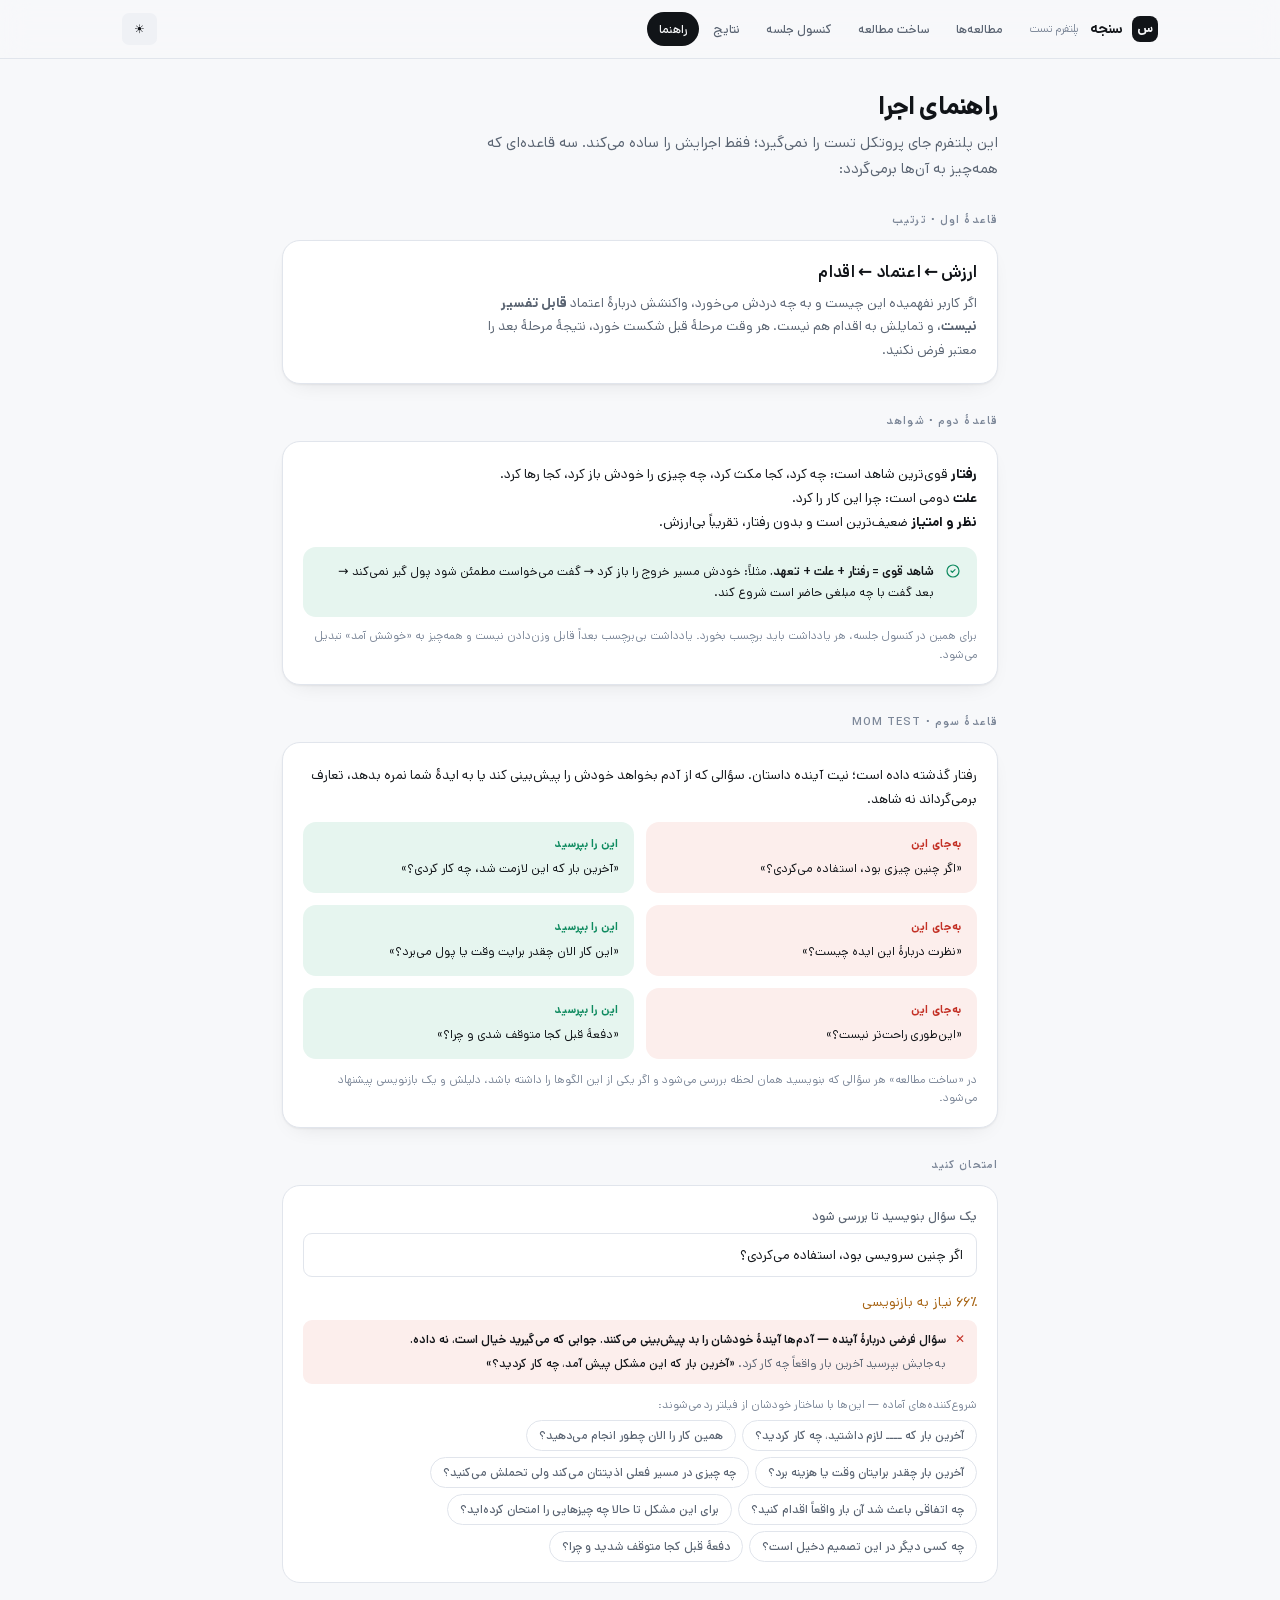
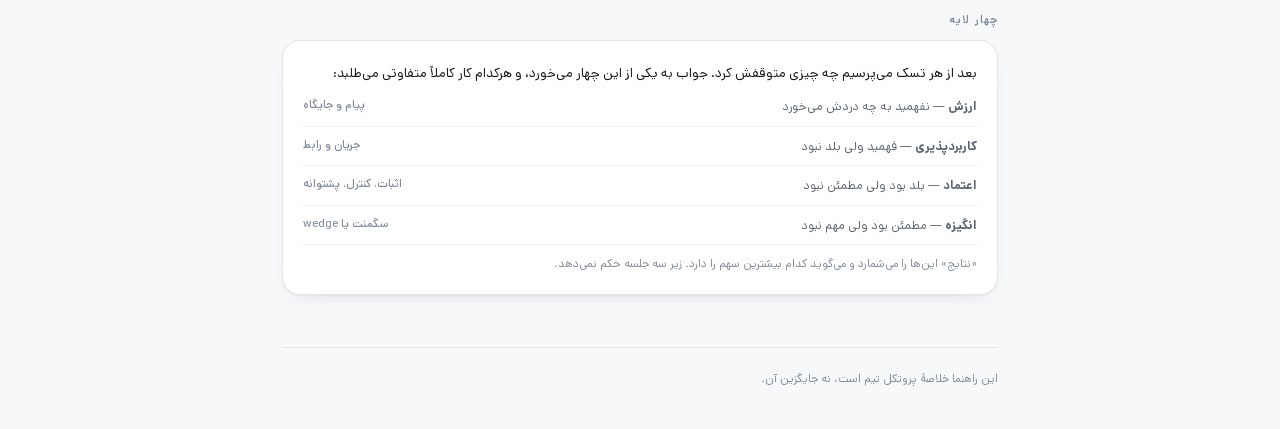
<file: guide.html>
<!doctype html>
<html lang="fa" dir="rtl">
<head>
<meta charset="utf-8">
<meta name="viewport" content="width=device-width,initial-scale=1,viewport-fit=cover">
<title>راهنما · سنجه</title>
<link rel="stylesheet" href="./assets/app.css">
<style>
  .try{background:var(--surface);border:1px solid var(--line);border-radius:var(--r-lg);padding:20px}
  .swap{display:grid;grid-template-columns:1fr 1fr;gap:12px;margin-top:10px}
  @media(max-width:700px){.swap{grid-template-columns:1fr}}
  .swap div{padding:13px 15px;border-radius:var(--r-md);font-size:12.5px;line-height:1.7}
  .swap .bad{background:var(--bad-soft)} .swap .good{background:var(--ok-soft)}
  .swap b{display:block;margin-bottom:5px;font-size:11px;letter-spacing:.06em}
  .swap .bad b{color:var(--bad)} .swap .good b{color:var(--ok)}
</style>
</head>
<body>
<main class="wrap narrow" style="padding-top:32px">
  <h1 style="font-size:26px">راهنمای اجرا</h1>
  <p class="lead" style="margin-top:8px">
    این پلتفرم جای پروتکل تست را نمی‌گیرد؛ فقط اجرایش را ساده می‌کند.
    سه قاعده‌ای که همه‌چیز به آن‌ها برمی‌گردد:
  </p>

  <div class="sec">قاعدهٔ اول · ترتیب</div>
  <div class="card">
    <h2 style="font-size:17px">ارزش ← اعتماد ← اقدام</h2>
    <p class="lead" style="font-size:13.5px;margin-top:8px">
      اگر کاربر نفهمیده این چیست و به چه دردش می‌خورد، واکنشش دربارهٔ اعتماد <b>قابل تفسیر نیست</b>،
      و تمایلش به اقدام هم نیست. هر وقت مرحلهٔ قبل شکست خورد، نتیجهٔ مرحلهٔ بعد را معتبر فرض نکنید.
    </p>
  </div>

  <div class="sec">قاعدهٔ دوم · شواهد</div>
  <div class="card">
    <p style="font-size:13.5px;line-height:1.8">
      <b>رفتار</b> قوی‌ترین شاهد است: چه کرد، کجا مکث کرد، چه چیزی را خودش باز کرد، کجا رها کرد.<br>
      <b>علت</b> دومی است: چرا این کار را کرد.<br>
      <b>نظر و امتیاز</b> ضعیف‌ترین است و بدون رفتار، تقریباً بی‌ارزش.
    </p>
    <div class="note ok" style="margin-top:12px">
      <svg viewBox="0 0 24 24"><circle cx="12" cy="12" r="9"/><path d="M9 12l2 2 4-4"/></svg>
      <p><b>شاهد قوی = رفتار + علت + تعهد.</b> مثلاً: خودش مسیر خروج را باز کرد →
        گفت می‌خواست مطمئن شود پول گیر نمی‌کند → بعد گفت با چه مبلغی حاضر است شروع کند.</p>
    </div>
    <p class="tiny" style="margin-top:10px">
      برای همین در کنسول جلسه، هر یادداشت باید برچسب بخورد. یادداشت بی‌برچسب بعداً
      قابل وزن‌دادن نیست و همه‌چیز به «خوشش آمد» تبدیل می‌شود.</p>
  </div>

  <div class="sec">قاعدهٔ سوم · Mom Test</div>
  <div class="card">
    <p style="font-size:13.5px;line-height:1.8">
      رفتار گذشته داده است؛ نیت آینده داستان. سؤالی که از آدم بخواهد خودش را پیش‌بینی کند
      یا به ایدهٔ شما نمره بدهد، تعارف برمی‌گرداند نه شاهد.
    </p>
    <div class="swap">
      <div class="bad"><b>به‌جای این</b>«اگر چنین چیزی بود، استفاده می‌کردی؟»</div>
      <div class="good"><b>این را بپرسید</b>«آخرین بار که این لازمت شد، چه کار کردی؟»</div>
      <div class="bad"><b>به‌جای این</b>«نظرت دربارهٔ این ایده چیست؟»</div>
      <div class="good"><b>این را بپرسید</b>«این کار الان چقدر برایت وقت یا پول می‌برد؟»</div>
      <div class="bad"><b>به‌جای این</b>«این‌طوری راحت‌تر نیست؟»</div>
      <div class="good"><b>این را بپرسید</b>«دفعهٔ قبل کجا متوقف شدی و چرا؟»</div>
    </div>
    <p class="tiny" style="margin-top:12px">
      در «ساخت مطالعه» هر سؤالی که بنویسید همان لحظه بررسی می‌شود و اگر یکی از این الگوها را داشته باشد،
      دلیلش و یک بازنویسی پیشنهاد می‌شود.</p>
  </div>

  <div class="sec">امتحان کنید</div>
  <div class="try">
    <div class="field"><label>یک سؤال بنویسید تا بررسی شود</label>
      <input class="input" id="q" placeholder="مثلاً: اگر این سرویس بود، استفاده می‌کردی؟"></div>
    <div id="out"></div>
    <p class="tiny" style="margin-top:12px">شروع‌کننده‌های آماده — این‌ها با ساختار خودشان از فیلتر رد می‌شوند:</p>
    <div class="chipset" id="starters" style="margin-top:6px"></div>
  </div>

  <div class="sec">چهار لایه</div>
  <div class="card">
    <p style="font-size:13.5px;line-height:1.9">
      بعد از هر تسک می‌پرسیم چه چیزی متوقفش کرد. جواب به یکی از این چهار می‌خورد،
      و هرکدام کار کاملاً متفاوتی می‌طلبد:</p>
    <div class="kv"><span class="k"><b>ارزش</b> — نفهمید به چه دردش می‌خورد</span>
      <span class="v tiny">پیام و جایگاه</span></div>
    <div class="kv"><span class="k"><b>کاربردپذیری</b> — فهمید ولی بلد نبود</span>
      <span class="v tiny">جریان و رابط</span></div>
    <div class="kv"><span class="k"><b>اعتماد</b> — بلد بود ولی مطمئن نبود</span>
      <span class="v tiny">اثبات، کنترل، پشتوانه</span></div>
    <div class="kv"><span class="k"><b>انگیزه</b> — مطمئن بود ولی مهم نبود</span>
      <span class="v tiny">سگمنت یا wedge</span></div>
    <p class="tiny" style="margin-top:10px">
      «نتایج» این‌ها را می‌شمارد و می‌گوید کدام بیشترین سهم را دارد. زیر سه جلسه حکم نمی‌دهد.</p>
  </div>

  <footer class="site">این راهنما خلاصهٔ پروتکل تیم است، نه جایگزین آن.</footer>
</main>

<script src="./assets/app.js"></script>
<script src="./assets/momtest.js"></script>
<script>
App.mountChrome('guide.html');

const q = App.$('q'), out = App.$('out');
function run(){
  const v = q.value.trim();
  if (!v) { out.innerHTML = ''; return; }
  const r = MomTest.lint(v);
  const c = r.score >= 75 ? 'var(--ok)' : r.score >= 45 ? 'var(--warn)' : 'var(--bad)';
  out.innerHTML = `<div class="lint">
    <div class="score" style="color:${c}">
      <span class="meter"><i style="width:${r.score}%;background:${c}"></i></span>
      ${App.fa(r.score)}٪ ${r.ok ? 'قابل‌استفاده' : 'نیاز به بازنویسی'}</div>
    ${r.flags.map(f => `<div class="flag ${f.level}">
      <span>${f.level === 'good' ? '✓' : f.level === 'err' ? '✕' : '!'}</span>
      <span class="m"><span class="why">${App.esc(f.label)} — ${App.esc(f.why)}</span>
        ${f.fix ? `<span class="fix">${App.esc(f.fix)}${f.example && f.example !== '—'
          ? ` <i>${App.esc(f.example)}</i>` : ''}</span>` : ''}</span></div>`).join('')}
    ${!r.flags.length ? '<p class="tiny">الگوی مشکل‌داری پیدا نشد. اگر به رفتار گذشته وصلش کنید بهتر هم می‌شود.</p>' : ''}
  </div>`;
}
q.addEventListener('input', run);
q.value = 'اگر چنین سرویسی بود، استفاده می‌کردی؟'; run();

App.$('starters').innerHTML = MomTest.STARTERS
  .map(s => `<button class="chip">${App.esc(s)}</button>`).join('');
App.$$('#starters .chip').forEach(b => b.onclick = () => { q.value = b.textContent; run(); q.focus(); });
</script>
</body>
</html>
</file>
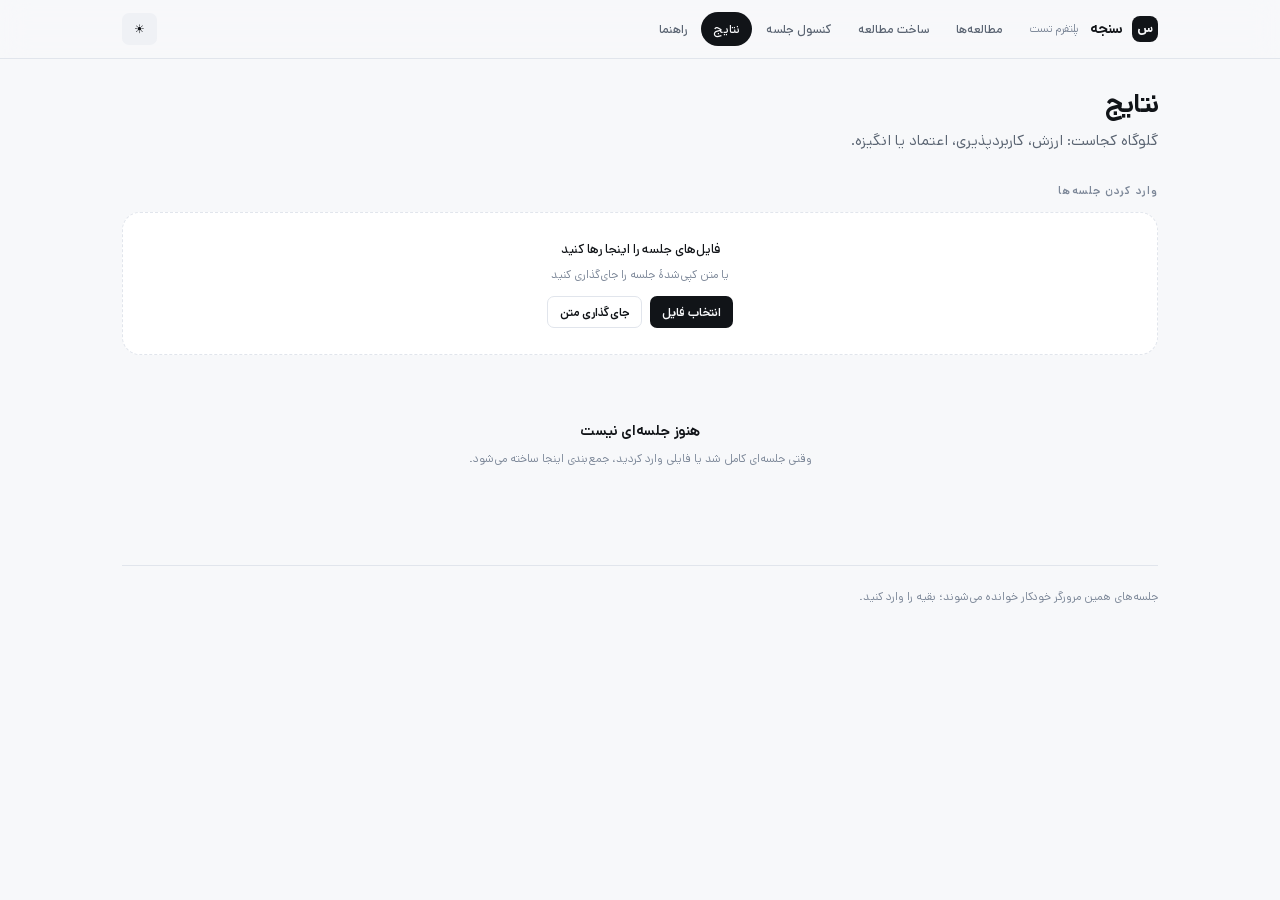
<file: results.html>
<!doctype html>
<html lang="fa" dir="rtl">
<head>
<meta charset="utf-8">
<meta name="viewport" content="width=device-width,initial-scale=1,viewport-fit=cover">
<title>نتایج · سنجه</title>
<link rel="stylesheet" href="./assets/app.css">
<style>
  .hyp{background:var(--surface);border:1px solid var(--line);border-radius:var(--r-lg);
    padding:18px;margin-bottom:11px}
  .hyp .hd{display:flex;align-items:flex-start;gap:11px;margin-bottom:11px}
  .hyp .hd .id{font-weight:700;font-size:12px;padding:4px 9px;border-radius:7px;
    background:var(--surface-2);flex:none}
  .bars{display:flex;height:7px;border-radius:99px;overflow:hidden;background:var(--surface-2);gap:2px}
  .bars i{display:block;height:100%;border-radius:99px}
  .verdict{font-size:11px;font-weight:700;padding:4px 10px;border-radius:99px}
  .drop{border:1.5px dashed var(--line);border-radius:var(--r-lg);padding:26px;text-align:center;
    transition:.2s var(--swift);background:var(--surface)}
  .drop.over{border-color:var(--brand);background:var(--brand-soft)}
  .quote{border-inline-start:3px solid var(--line);padding:2px 12px;margin:8px 0;
    font-size:12.5px;line-height:1.75;color:var(--ink-2)}
  .quote b{color:var(--ink)}
  .verdictbox{background:var(--surface);border:1px solid var(--line);border-radius:var(--r-lg);
    padding:22px;box-shadow:var(--sh);margin-bottom:12px}
  .verdictbox .big{font-size:21px;font-weight:700;letter-spacing:-.025em;line-height:1.35}
  .lbars{display:flex;flex-direction:column;gap:9px;margin-top:16px}
  .lbar{display:flex;align-items:center;gap:11px;font-size:12.5px}
  .lbar .nm{width:88px;flex:none;font-weight:500}
  .lbar .tr{flex:1;height:9px;border-radius:99px;background:var(--surface-2);overflow:hidden}
  .lbar .tr i{display:block;height:100%;border-radius:99px;transition:width .6s var(--spring)}
  .lbar .vv{width:64px;flex:none;text-align:end;color:var(--ink-2)}
  .gochips{display:flex;gap:8px;margin-top:14px;flex-wrap:wrap}
</style>
</head>
<body>
<main class="wrap" style="padding-top:30px">
  <h1 style="font-size:26px">نتایج</h1>
  <p class="lead" style="margin-top:8px">گلوگاه کجاست: ارزش، کاربردپذیری، اعتماد یا انگیزه.</p>

  <div class="sec">وارد کردن جلسه‌ها</div>
  <div class="drop" id="drop">
    <p style="font-size:13px;font-weight:500">فایل‌های جلسه را اینجا رها کنید</p>
    <p class="tiny" style="margin:6px 0 12px">یا متن کپی‌شدهٔ جلسه را جای‌گذاری کنید</p>
    <div class="row-btns" style="justify-content:center">
      <label class="btn btn-primary btn-sm" style="cursor:pointer">انتخاب فایل
        <input type="file" accept="application/json" multiple hidden onchange="pickFiles(event)"></label>
      <button class="btn btn-line btn-sm" onclick="pasteBox()">جای‌گذاری متن</button>
    </div>
    <textarea class="input" id="paste" rows="3" hidden style="margin-top:10px"
      placeholder="متن JSON جلسه را اینجا بگذارید و از فوکوس خارج شوید"></textarea>
  </div>
  <p id="msg" class="tiny" style="margin-top:8px"></p>

  <div id="body"></div>
  <footer class="site">جلسه‌های همین مرورگر خودکار خوانده می‌شوند؛ بقیه را وارد کنید.</footer>
</main>

<script src="./assets/app.js"></script>
<script>
App.mountChrome('results.html');

/* Sessions from this browser plus any imported ones, de-duplicated by
   study+code so importing the same file twice cannot inflate a count. */
let imported = [];
let studies = [];

const OUTCOME = { done:'انجام شد', partial:'تا حدی', stuck:'گیر کرد', wouldnt:'ادامه نمی‌داد' };
const OUT_CLS = { done:'b-ok', partial:'b-warn', stuck:'b-bad', wouldnt:'b-bad' };

function pool(){
  const seen = new Map();
  [...App.allSessions(), ...imported].forEach(s => {
    if (s && s.studyId && s.code) seen.set(s.studyId + '|' + s.code, s);
  });
  return [...seen.values()];
}

(async function(){ studies = await App.loadRegistry(); paint(); })();

function paint(){
  const all = pool();
  const filterId = App.qs('id');
  const host = App.$('body');
  if (!all.length) {
    host.innerHTML = `<div class="empty" style="margin-top:20px"><h3>هنوز جلسه‌ای نیست</h3>
      <p class="tiny">وقتی جلسه‌ای کامل شد یا فایلی وارد کردید، جمع‌بندی اینجا ساخته می‌شود.</p></div>`;
    return;
  }
  const ids = [...new Set(all.map(s => s.studyId))];
  host.innerHTML = ids.filter(id => !filterId || id === filterId)
    .map(id => block(id, all.filter(s => s.studyId === id))).join('');
}

function block(studyId, sessions){
  const st = studies.find(s => s.id === studyId);
  const name = st ? st.name : studyId;
  const complete = sessions.filter(s => s.endedAt && s.screener?.qualified !== false);
  const rejected = sessions.filter(s => s.screener?.qualified === false);

  /* The protocol's own decision rule: nothing is readable below three
     qualified sessions, and "majority" means 2 of 3 or 3 of 4–5. */
  const n = complete.length;
  const gate = n < 3
    ? `<div class="note warn"><svg viewBox="0 0 24 24"><path d="M12 9v4M12 17h.01M10.3 3.9L2.4 18a2 2 0 001.7 3h15.8a2 2 0 001.7-3L13.7 3.9a2 2 0 00-3.4 0z"/></svg>
        <p><b>${App.fa(n)} جلسهٔ واجد شرایط.</b> قاعدهٔ تصمیم از سه جلسه شروع می‌شود —
          تا آن موقع این اعداد را الگو حساب نکنید.</p></div>`
    : `<div class="note ok"><svg viewBox="0 0 24 24"><circle cx="12" cy="12" r="9"/><path d="M9 12l2 2 4-4"/></svg>
        <p><b>${App.fa(n)} جلسهٔ واجد شرایط.</b> «اکثریت» یعنی ${n <= 3 ? '۲ از ۳' : '۳ از ' + App.fa(n)}.</p></div>`;

  const L = App.layerTally(complete);
  const G = App.goTally(complete);
  return `<div class="sec">${App.esc(name)}</div>
    ${verdict(L, G, n)}
    ${gate}
    <div class="grid c3" style="margin-top:12px">
      ${[['جلسهٔ کامل', n], ['رد در غربالگری', rejected.length],
         ['میانگین مدت', avgDur(complete)]].map(([k, v]) =>
        `<div class="card"><div class="tiny">${k}</div>
          <div class="num" style="font-size:23px;font-weight:700;margin-top:3px">${
            typeof v === 'number' ? App.fa(v) : v}</div></div>`).join('')}
    </div>

    <div class="sec">تابلوی شواهد</div>
    ${st && st.hypotheses ? st.hypotheses.map(h => hypCard(h, st, complete)).join('')
      : '<p class="tiny">این مطالعه در همین مرورگر تعریف نشده، پس نگاشت فرضیه‌ها در دسترس نیست.</p>'}

    <div class="sec">شرکت‌کننده‌ها</div>
    <div class="card flat tblwrap"><table class="tbl">
      <thead><tr><th>کد</th><th>وضعیت</th><th>امتیاز غربالگری</th><th>تسک‌ها</th><th>مدت</th><th>تاریخ</th></tr></thead>
      <tbody>${sessions.map(s => `<tr>
        <td class="en">${App.esc(s.code)}</td>
        <td>${s.screener?.qualified === false
          ? '<span class="badge b-bad">رد شد</span>'
          : s.endedAt ? '<span class="badge b-ok">کامل</span>' : '<span class="badge b-mute">ناتمام</span>'}</td>
        <td class="num">${s.screener?.score != null ? App.fa(s.screener.score) : '—'}</td>
        <td>${(s.tasks || []).map(t => {
          const lay = t.stop && t.stop !== 'none' ? App.LAYERS[t.stop] : null;
          return `<span class="badge ${OUT_CLS[t.outcome] || 'b-mute'}"
            title="${App.esc(t.title)}${lay ? ' — ' + lay.label : ''}">${OUTCOME[t.outcome] || '—'}${
            lay ? ' · ' + lay.label : ''}</span>`; }).join(' ') || '—'}</td>
        <td class="num">${s.durationMs ? App.mmss(s.durationMs)
          : (s.endedAt ? App.mmss(new Date(s.endedAt) - new Date(s.startedAt)) : '—')}</td>
        <td class="tiny">${App.dateFa(s.startedAt)}</td>
      </tr>`).join('')}</tbody></table></div>

    <div class="sec">نقل‌قول‌ها و شواهد ثبت‌شده</div>
    <div class="card flat">${quotes(sessions) || '<p class="tiny">یادداشتی ثبت نشده.</p>'}</div>

    <div class="row-btns" style="margin-top:18px">
      <button class="btn btn-primary btn-sm" onclick="csv('${studyId}')">خروجی CSV</button>
      <button class="btn btn-line btn-sm" onclick="json('${studyId}')">خروجی JSON کامل</button>
      <button class="btn btn-line btn-sm" onclick="print()">چاپ / PDF</button>
    </div>`;
}

/* The headline. One sentence naming the layer that stopped people most,
   and what kind of fix that implies — because "trust" and "usability" send
   you to completely different work. Silent below three sessions. */
function verdict(L, G, n){
  if (n < 3 || !L.stops) {
    return `<div class="verdictbox">
      <div class="big">هنوز حکمی نداریم</div>
      <p class="lead" style="font-size:13px;margin-top:6px">
        ${n < 3 ? 'زیر سه جلسهٔ واجد شرایط، الگو قابل خواندن نیست.'
                : 'کسی جایی مکث نکرد — یا تسک‌ها خیلی راحت‌اند.'}</p></div>`;
  }
  const top = L.top, meta = App.LAYERS[top.k];
  const clean = Math.round(L.t.clean / L.total * 100);
  const yes = G.yes + G.maybe + G.no ? Math.round(G.yes / (G.yes + G.maybe + G.no) * 100) : 0;
  return `<div class="verdictbox">
    <div class="tiny">بیشترین دلیل توقف</div>
    <div class="big" style="color:${meta.color};margin-top:3px">${meta.label}</div>
    <p class="lead" style="font-size:13px;margin-top:7px">
      <b class="num">${App.fa(top.pct)}٪</b> از مکث‌ها از این لایه بود.
      یعنی کار بعدی روی <b>${meta.fix}</b> است، نه بقیه.</p>
    <div class="lbars">
      ${L.ranked.map(r => `<div class="lbar">
        <span class="nm">${App.LAYERS[r.k].label}</span>
        <span class="tr"><i style="width:${r.pct}%;background:${App.LAYERS[r.k].color}"></i></span>
        <span class="vv num">${App.fa(r.n)} مورد</span>
      </div>`).join('')}
    </div>
    <div class="gochips">
      <span class="badge b-mute">بدون مکث <b class="num">${App.fa(clean)}٪</b></span>
      <span class="badge ${yes >= 50 ? 'b-ok' : 'b-warn'}">«ادامه می‌دادم» <b class="num">${App.fa(yes)}٪</b></span>
      <span class="badge b-mute">بله ${App.fa(G.yes)} · شاید ${App.fa(G.maybe)} · نه ${App.fa(G.no)}</span>
    </div>
  </div>`;
}

function avgDur(list){
  const ds = list.map(s => s.durationMs || (s.endedAt ? new Date(s.endedAt) - new Date(s.startedAt) : 0))
    .filter(Boolean);
  return ds.length ? App.mmss(ds.reduce((a, b) => a + b, 0) / ds.length) : '—';
}

/* A hypothesis is scored from the tasks mapped to it: a completed task is
   evidence for, a stuck or "wouldn't continue" outcome is evidence against.
   Partial counts as neither — it is exactly the ambiguity a human has to read. */
function hypCard(h, st, sessions){
  const taskIds = (st.tasks || []).filter(t => t.hypothesis === h.id).map(t => t.id);
  let fo = 0, ag = 0, mid = 0;
  sessions.forEach(s => (s.tasks || []).forEach(t => {
    if (!taskIds.includes(t.id)) return;
    if (t.outcome === 'done') fo++;
    else if (t.outcome === 'stuck' || t.outcome === 'wouldnt') ag++;
    else if (t.outcome === 'partial') mid++;
  }));
  const total = fo + ag + mid;
  const pct = (v) => total ? (v / total) * 100 : 0;
  let verdict = 'شواهد ناکافی', cls = 'b-mute';
  if (total >= 3) {
    if (fo > ag * 2)        { verdict = 'ادامه';        cls = 'b-ok'; }
    else if (ag > fo * 2)   { verdict = 'توقف / بازنگری'; cls = 'b-bad'; }
    else                    { verdict = 'اصلاح';         cls = 'b-warn'; }
  }
  return `<div class="hyp">
    <div class="hd">
      <span class="id en">${App.esc(h.id)}</span>
      <span style="flex:1;font-size:13.5px;line-height:1.6">${App.esc(h.text)}</span>
      <span class="verdict ${cls}" style="background:var(--surface-2)">${verdict}</span>
    </div>
    <div class="bars">
      <i style="width:${pct(fo)}%;background:var(--ok)"></i>
      <i style="width:${pct(mid)}%;background:var(--warn)"></i>
      <i style="width:${pct(ag)}%;background:var(--bad)"></i>
    </div>
    <p class="tiny" style="margin-top:7px">
      موافق <b class="num">${App.fa(fo)}</b> ·
      مبهم <b class="num">${App.fa(mid)}</b> ·
      مخالف <b class="num">${App.fa(ag)}</b>
      ${taskIds.length ? '' : ' — هیچ تسکی به این فرضیه وصل نشده'}</p>
  </div>`;
}

function quotes(sessions){
  const rows = [];
  sessions.forEach(s => {
    (s.notes || []).filter(n => n.tag === 'quote' || n.tag === 'blocker' || n.tag === 'commitment')
      .forEach(n => rows.push(`<div class="quote"><b class="en">${App.esc(s.code)}</b>
        <span class="badge b-mute">${n.tag === 'quote' ? 'نقل‌قول' : n.tag === 'blocker' ? 'مانع' : 'تعهد'}</span>
        <br>${App.esc(n.text)}</div>`));
    (s.tasks || []).filter(t => t.note).forEach(t =>
      rows.push(`<div class="quote"><b class="en">${App.esc(s.code)}</b>
        <span class="badge b-mute">${App.esc(t.title)}</span><br>${App.esc(t.note)}</div>`));
    Object.entries(s.answers || {}).forEach(([k, v]) => {
      if (typeof v === 'string' && v.length > 12)
        rows.push(`<div class="quote"><b class="en">${App.esc(s.code)}</b>
          <span class="badge b-mute">${App.esc(k)}</span><br>${App.esc(v)}</div>`);
    });
  });
  return rows.join('');
}

/* ── import ─────────────────────────────────────────────────────── */
function absorb(text, label){
  try {
    const j = JSON.parse(text);
    const list = Array.isArray(j) ? j : [j];
    let n = 0;
    list.forEach(s => { if (s && s.studyId && s.code) { imported.push(s); App.saveSession(s); n++; } });
    App.$('msg').textContent = n ? App.fa(n) + ' جلسه وارد شد ✓' : 'در ' + label + ' جلسه‌ای پیدا نشد.';
    paint();
  } catch (e) { App.$('msg').textContent = label + ' خوانده نشد: ' + e.message; }
}
window.pickFiles = (e) => {
  [...e.target.files].forEach(f => {
    const r = new FileReader();
    r.onload = () => absorb(r.result, f.name);
    r.readAsText(f);
  });
};
window.pasteBox = () => {
  const t = App.$('paste'); t.hidden = !t.hidden;
  if (!t.hidden) { t.focus(); t.onblur = () => { if (t.value.trim()) { absorb(t.value, 'متن'); t.value = ''; } }; }
};
const drop = App.$('drop');
['dragenter','dragover'].forEach(ev => drop.addEventListener(ev, e => {
  e.preventDefault(); drop.classList.add('over'); }));
['dragleave','drop'].forEach(ev => drop.addEventListener(ev, e => {
  e.preventDefault(); drop.classList.remove('over'); }));
drop.addEventListener('drop', e => {
  [...e.dataTransfer.files].forEach(f => {
    const r = new FileReader(); r.onload = () => absorb(r.result, f.name); r.readAsText(f);
  });
});

/* ── export ─────────────────────────────────────────────────────── */
window.csv = (studyId) => {
  const st = studies.find(s => s.id === studyId);
  const rows = pool().filter(s => s.studyId === studyId).map(s => {
    const r = {
      code: s.code, mode: s.mode, started: s.startedAt, ended: s.endedAt || '',
      qualified: s.screener?.qualified === false ? 'no' : (s.screener?.qualified ? 'yes' : 'skipped'),
      screener_score: s.screener?.score ?? '',
      reject_reason: (s.screener?.reasons || []).join(' | ')
    };
    (s.tasks || []).forEach(t => {
      r['task_' + t.id + '_outcome'] = t.outcome || '';
      r['task_' + t.id + '_sec'] = t.ms ? Math.round(t.ms / 1000) : '';
      r['task_' + t.id + '_stop'] = t.stop || '';
      r['task_' + t.id + '_layer'] = t.stop && t.stop !== 'none' ? App.LAYERS[t.stop].label : '';
      r['task_' + t.id + '_go'] = t.go || '';
      r['task_' + t.id + '_note'] = t.note || '';
    });
    Object.entries(s.answers || {}).forEach(([k, v]) => {
      r['q_' + k] = Array.isArray(v) ? v.join('; ') : v;
    });
    (s.notes || []).forEach((n, i) => r['note_' + i + '_' + n.tag] = n.text);
    return r;
  });
  App.download((st ? st.id : studyId) + '.results.csv', App.toCSV(rows), 'text/csv');
};
window.json = (studyId) =>
  App.download(studyId + '.sessions.json',
    JSON.stringify(pool().filter(s => s.studyId === studyId), null, 2));
</script>
</body>
</html>
</file>
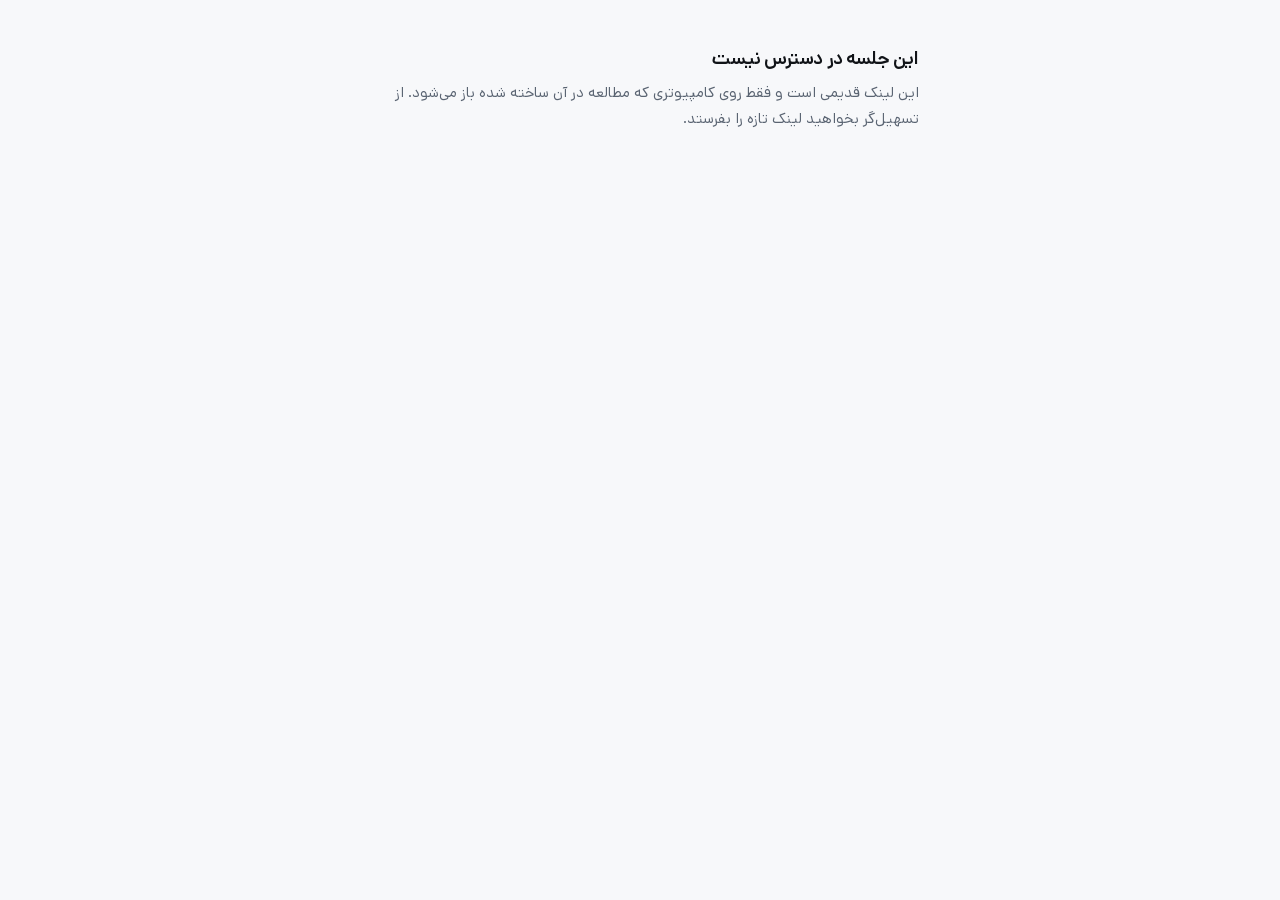
<file: run.html>
<!doctype html>
<html lang="fa" dir="rtl">
<head>
<meta charset="utf-8">
<meta name="viewport" content="width=device-width,initial-scale=1,viewport-fit=cover">
<title>جلسهٔ تست</title>
<link rel="stylesheet" href="./assets/app.css">
<style>
  /* The runner deliberately has no platform chrome. The participant should
     be looking at the product under test, not at our navigation. */
  body{background:var(--canvas)}
  .stage{min-height:100vh;display:flex;flex-direction:column}
  .runbar{position:sticky;top:0;z-index:30;background:color-mix(in srgb,var(--canvas) 90%,transparent);
    backdrop-filter:blur(12px);border-bottom:1px solid var(--line)}
  .runbar .in{max-width:1180px;margin:0 auto;padding:11px 22px;display:flex;align-items:center;gap:14px}
  .runbar .step{font-size:12px;color:var(--ink-2);font-weight:500;flex:none}
  .runbar .prog{flex:1;max-width:340px}
  .pane{flex:1;display:flex;gap:26px;max-width:1180px;margin:0 auto;padding:22px;width:100%;
    align-items:flex-start}
  @media(max-width:940px){.pane{flex-direction:column;align-items:stretch}}
  .side{flex:1;min-width:0;max-width:520px}
  @media(max-width:940px){.side{max-width:none;order:2}}
  .devwrap{flex:none;display:flex;justify-content:center}
  @media(max-width:940px){.devwrap{order:1}}
  .taskcard{background:var(--surface);border:1px solid var(--line);border-radius:var(--r-lg);
    padding:22px;box-shadow:var(--sh)}
  .thinkaloud{display:flex;align-items:center;gap:9px;margin-top:14px;padding:11px 14px;
    background:var(--brand-soft);border-radius:var(--r-md);font-size:12px;color:var(--brand-ink);
    font-weight:500}
  .qblock{margin-bottom:22px}
  .qblock .qt{font-size:14.5px;font-weight:600;line-height:1.6;margin-bottom:11px}
  .qblock .qt .n{color:var(--ink-3);font-weight:500;margin-inline-end:5px}
  .center{max-width:620px;margin:0 auto;padding:46px 22px}
  .bigcode{font-size:30px;font-weight:700;letter-spacing:.04em;text-align:center;
    padding:18px;background:var(--surface-2);border-radius:var(--r-md);margin:14px 0}
</style>
</head>
<body>
<div class="stage" id="stage"></div>

<script src="./assets/app.js"></script>
<script>
/* ═══════════════════════════════════════════════════════════════════
   PARTICIPANT RUNNER
   Five phases: welcome → screener → tasks → post questions → done.
   Screening happens BEFORE anyone spends time, which is the entire point:
   an unqualified participant costs a 40-minute session and then poisons
   the findings. Rejection is polite, immediate, and recorded.
   ═══════════════════════════════════════════════════════════════════ */
/* The runner shows no platform navigation, but it still follows the
   viewer's light/dark setting — otherwise the frame renders light while
   the prototype inside it goes dark, which just looks broken. */
App.initTheme();

let S = null, sess = null, phase = 'welcome', ti = 0, taskStart = 0;

const stage = App.$('stage');
const RX = () => App.qs('skip') === '1';

(async function init(){
  const packed = App.qs('s'), id = App.qs('id');
  S = packed ? App.unpackStudy(packed) : (id ? await App.loadStudy(id) : null);
  if (!S) {
    /* The common cause is an old-style link: it carried only a study id, and
       studies built in the browser exist only on the machine that built them. */
    stage.innerHTML = `<div class="center"><h2>این جلسه در دسترس نیست</h2>
      <p class="lead" style="margin-top:8px">
        این لینک قدیمی است و فقط روی کامپیوتری که مطالعه در آن ساخته شده باز می‌شود.
        از تسهیل‌گر بخواهید لینک تازه را بفرستد.</p></div>`;
    return;
  }
  document.title = S.name + ' · جلسهٔ تست';
  sess = App.newSession(S.id, App.qs('mode') || 'unmoderated');
  sess.studyName = S.name;
  render();
})();

function bar(pct, label){
  return `<div class="runbar"><div class="in">
    <span class="step">${label}</span>
    <div class="prog"><i style="width:${pct}%"></i></div>
  </div></div>`;
}

function device(){
  const w = S.settings?.deviceWidth || 390, h = S.settings?.deviceHeight || 844;
  const vw = Math.min(w, 360);
  const vh = Math.round(vw * (h / w));
  return `<div class="devwrap"><div class="device">
    <iframe id="proto" src="${App.esc(S.prototypeUrl)}" width="${vw}" height="${vh}"
      title="پروتوتایپ" allow="clipboard-write"></iframe>
  </div></div>`;
}

/* ── phase: welcome ─────────────────────────────────────────────── */
function render(){
  if (phase === 'welcome')  return welcome();
  if (phase === 'screener') return screener();
  if (phase === 'rejected') return rejected();
  if (phase === 'tasks')    return tasks();
  if (phase === 'post')     return post();
  if (phase === 'done')     return done();
}

function welcome(){
  stage.innerHTML = bar(4, 'شروع') + `<div class="center">
    <span class="badge b-mute">${App.esc(S.product || '')}</span>
    <h1 style="margin:12px 0 14px;font-size:27px">ممنون که وقت گذاشتید.</h1>
    <p class="lead">${App.esc(S.intro || '')}</p>
    <div class="note" style="margin-top:18px">
      <svg viewBox="0 0 24 24"><circle cx="12" cy="12" r="9"/><path d="M12 16v-4M12 8h.01"/></svg>
      <p><b>ما تجربه را تست می‌کنیم، نه شما را.</b> جواب درست و غلطی وجود ندارد.
        هر جا در واقعیت متوقف می‌شدید، اینجا هم متوقف شوید و بگویید چرا.</p>
    </div>
    <button class="btn btn-primary btn-block" style="margin-top:20px" onclick="startRun()">شروع</button>
    <p class="tiny" style="text-align:center;margin-top:10px">
      کد جلسهٔ شما: <b class="en">${sess.code}</b></p>
  </div>`;
}
window.startRun = () => {
  phase = (RX() || !S.screener?.questions?.length) ? 'tasks' : 'screener';
  if (phase === 'tasks') { sess.screener.qualified = null; taskStart = Date.now(); }
  render();
};

/* ── phase: screener ────────────────────────────────────────────── */
function screener(){
  const qs = S.screener.questions;
  stage.innerHTML = bar(16, 'چند سؤال کوتاه') + `<div class="center">
    <h2>پیش از شروع</h2>
    <p class="lead" style="margin:8px 0 22px">${App.esc(S.screener.intro || '')}</p>
    <div id="qs">${qs.map((q, i) => qBlock(q, i)).join('')}</div>
    <button class="btn btn-primary btn-block" id="sc-cta" onclick="submitScreener()">ادامه</button>
    <p class="tiny" style="text-align:center;margin-top:10px">همهٔ سؤال‌های ستاره‌دار لازم است.</p>
  </div>`;
  wireChoices();
}

function qBlock(q, i){
  const n = `<span class="n num">${App.fa(i + 1)}.</span>`;
  const req = q.required ? ' <span style="color:var(--bad)">*</span>' : '';
  let body = '';
  if (q.type === 'text') {
    body = `<textarea class="input" data-q="${q.id}" rows="3" placeholder="…"></textarea>`;
  } else if (q.type === 'number') {
    body = `<input class="input num" type="number" data-q="${q.id}">`;
  } else {
    const multi = q.type === 'multi';
    body = (q.options || []).map((o, oi) =>
      `<button class="choice${multi ? ' sq' : ''}" aria-pressed="false"
         data-q="${q.id}" data-oi="${oi}" data-multi="${multi}">
        <span class="mark"></span><span class="lbl">${App.esc(o.label)}</span>
      </button>`).join('');
    if (multi) body += `<p class="tiny">می‌توانید چند گزینه انتخاب کنید.</p>`;
  }
  return `<div class="qblock" data-qid="${q.id}">
    <div class="qt">${n}${App.esc(q.text)}${req}</div>${body}</div>`;
}

function wireChoices(){
  App.$$('.choice').forEach(b => b.onclick = () => {
    const multi = b.dataset.multi === 'true';
    if (!multi) App.$$(`.choice[data-q="${b.dataset.q}"]`).forEach(o =>
      o.setAttribute('aria-pressed', 'false'));
    b.setAttribute('aria-pressed', multi
      ? String(b.getAttribute('aria-pressed') !== 'true') : 'true');
  });
}

function readAnswers(list){
  const out = {};
  for (const q of list) {
    if (q.type === 'text' || q.type === 'number') {
      const n = document.querySelector(`[data-q="${q.id}"]`);
      out[q.id] = n ? n.value.trim() : '';
    } else {
      const picked = App.$$(`.choice[data-q="${q.id}"][aria-pressed="true"]`)
        .map(b => +b.dataset.oi);
      out[q.id] = q.type === 'multi' ? picked : (picked.length ? picked[0] : null);
    }
  }
  return out;
}

function missing(list, answers){
  return list.filter(q => {
    if (!q.required) return false;
    const v = answers[q.id];
    return v === '' || v === null || v === undefined || (Array.isArray(v) && !v.length);
  });
}

window.submitScreener = () => {
  const qs = S.screener.questions;
  const answers = readAnswers(qs);
  const miss = missing(qs, answers);
  if (miss.length) {
    const first = document.querySelector(`[data-qid="${miss[0].id}"]`);
    first?.scrollIntoView({ behavior: 'smooth', block: 'center' });
    App.$('sc-cta').textContent = 'به ' + App.fa(miss.length) + ' سؤال جواب نداده‌اید';
    setTimeout(() => App.$('sc-cta').textContent = 'ادامه', 2200);
    return;
  }
  /* Scoring: any disqualifying option is absolute; otherwise the sum of the
     chosen options' scores must clear passScore. Both the number and the
     reason are stored, so a rejection can be audited later. */
  let score = 0; const reasons = [];
  for (const q of qs) {
    const v = answers[q.id];
    const idxs = Array.isArray(v) ? v : (v === null ? [] : [v]);
    for (const i of idxs) {
      const o = q.options?.[i]; if (!o) continue;
      score += (o.score || 0);
      if (o.disqualify) reasons.push(q.text + ' → ' + o.label);
    }
  }
  const pass = reasons.length === 0 && score >= (S.screener.passScore ?? 0);
  sess.screener = { answers, score, qualified: pass, reasons };
  App.saveSession(sess);
  phase = pass ? 'tasks' : 'rejected';
  if (pass) taskStart = Date.now();
  render();
};

function rejected(){
  stage.innerHTML = bar(100, 'پایان') + `<div class="center" style="text-align:center">
    <h2>ممنون از وقتی که گذاشتید.</h2>
    <p class="lead" style="margin:10px auto 0">
      این جلسهٔ خاص دنبال تجربهٔ متفاوتی است، بنابراین اینجا متوقف می‌شویم.
      این هیچ ربطی به جواب‌های شما ندارد — فقط تطابق با این مطالعهٔ مشخص است.</p>
    <p class="tiny" style="margin-top:16px">کد: <b class="en">${sess.code}</b></p>
  </div>`;
  finish(false);
}

/* ── phase: tasks ───────────────────────────────────────────────── */
function tasks(){
  const t = S.tasks[ti];
  const pct = 20 + Math.round((ti / Math.max(1, S.tasks.length)) * 55);
  stage.innerHTML = bar(pct, `تسک ${App.fa(ti + 1)} از ${App.fa(S.tasks.length)}`) + `
    <div class="pane">
      <div class="side">
        <div class="taskcard">
          <span class="badge b-brand">تسک ${App.fa(ti + 1)}</span>
          <h2 style="margin:11px 0 8px">${App.esc(t.title)}</h2>
          <p class="lead" style="font-size:14px">${App.esc(t.prompt)}</p>
          <div class="thinkaloud">
            <span class="dot"></span>بلند فکر کنید — هر چیزی که از ذهنتان می‌گذرد.
          </div>
          <div class="field" style="margin-top:18px">
            <label>توانستید انجامش دهید؟</label>
            <div class="chipset" id="t-out">
              <button class="chip" data-v="done">بله</button>
              <button class="chip" data-v="partial">تا حدی</button>
              <button class="chip" data-v="stuck">نه</button>
            </div>
          </div>
          <div class="field">
            <label>${App.STOP_Q.text}</label>
            <div class="chipset" id="t-stop">
              ${App.STOP_Q.options.map((o, k) =>
                `<button class="chip" data-v="${o.layer || 'none'}">${App.esc(o.label)}</button>`).join('')}
            </div>
          </div>
          <div class="field">
            <label>${App.GO_Q.text}</label>
            <div class="chipset" id="t-go">
              ${App.GO_Q.options.map(o => `<button class="chip" data-v="${o.v}">${App.esc(o.label)}</button>`).join('')}
            </div>
          </div>
          <div class="field">
            <input class="input" id="t-note" placeholder="چیزی بگویید؟ (اختیاری)">
          </div>
          <button class="btn btn-primary btn-block" id="t-next" style="margin-top:6px" onclick="nextTask()">
            ${ti + 1 < S.tasks.length ? 'تسک بعدی' : 'ادامه به سؤال‌های پایانی'}</button>
        </div>
      </div>
      ${device()}
    </div>`;
  ['t-out', 't-stop', 't-go'].forEach(g => App.$$('#' + g + ' .chip').forEach(c => c.onclick = () => {
    App.$$('#' + g + ' .chip').forEach(o => o.setAttribute('aria-pressed', 'false'));
    c.setAttribute('aria-pressed', 'true');
    gate();
  }));
  gate();
  taskStart = Date.now();
}

const pickOf = (g) => {
  const n = document.querySelector('#' + g + ' .chip[aria-pressed="true"]');
  return n ? n.dataset.v : null;
};
/* All three taps are required. They take three seconds and they are the
   whole diagnosis — a task with no attributed cause tells us nothing. */
function gate(){
  const btn = App.$('t-next'); if (!btn) return;
  btn.disabled = !(pickOf('t-out') && pickOf('t-stop') && pickOf('t-go'));
}

window.nextTask = () => {
  const t = S.tasks[ti];
  sess.tasks.push({
    id: t.id, title: t.title, hypothesis: t.hypothesis,
    ms: Date.now() - taskStart,
    outcome: pickOf('t-out'),
    stop: pickOf('t-stop'),
    go: pickOf('t-go'),
    note: App.$('t-note').value.trim()
  });
  App.saveSession(sess);
  ti++;
  if (ti >= S.tasks.length) { phase = 'post'; }
  render();
  scrollTo(0, 0);
};

/* ── phase: post questions ──────────────────────────────────────── */
function post(){
  const qs = S.postQuestions || [];
  stage.innerHTML = bar(88, 'چند سؤال پایانی') + `<div class="center">
    <h2>بعد از دیدن این تجربه</h2>
    <p class="lead" style="margin:8px 0 22px">هرچه صریح‌تر بهتر. نقد به ما بیشتر کمک می‌کند تا تعارف.</p>
    <div id="qs">${qs.map((q, i) => qBlock(q, i)).join('')}</div>
    <button class="btn btn-primary btn-block" id="pq-cta" onclick="submitPost()">پایان جلسه</button>
  </div>`;
  wireChoices();
}

window.submitPost = () => {
  const qs = S.postQuestions || [];
  const answers = readAnswers(qs);
  const miss = missing(qs, answers);
  if (miss.length) {
    document.querySelector(`[data-qid="${miss[0].id}"]`)
      ?.scrollIntoView({ behavior: 'smooth', block: 'center' });
    App.$('pq-cta').textContent = 'به ' + App.fa(miss.length) + ' سؤال جواب نداده‌اید';
    setTimeout(() => App.$('pq-cta').textContent = 'پایان جلسه', 2200);
    return;
  }
  sess.answers = answers;
  phase = 'done'; render(); finish(true);
};

/* ── phase: done ────────────────────────────────────────────────── */
function done(){
  stage.innerHTML = bar(100, 'تمام') + `<div class="center" style="text-align:center">
    <h2>تمام شد — ممنون.</h2>
    <p class="lead" style="margin:10px auto 0">
      یک قدم آخر: کد زیر را برای تسهیل‌گر بفرستید تا جواب‌های شما ثبت شود.</p>
    <div class="bigcode en">${sess.code}</div>
    <div class="row-btns" style="justify-content:center">
      <button class="btn btn-primary" onclick="cpRes()">کپی نتیجهٔ جلسه</button>
      <button class="btn btn-line" onclick="dlRes()">دانلود فایل</button>
    </div>
    <p class="tiny" style="margin-top:14px">
      نتیجه فقط در همین مرورگر ذخیره شده است. اگر آن را نفرستید، جایی ثبت نمی‌شود.</p>
    <p id="sent" class="tiny" style="margin-top:6px"></p>
  </div>`;
}
window.cpRes = async () => {
  const ok = await App.copy(JSON.stringify(sess));
  App.$('sent').textContent = ok ? 'در حافظه کپی شد — برای تسهیل‌گر بفرستید.' : 'کپی نشد؛ از دکمهٔ دانلود استفاده کنید.';
};
window.dlRes = () => App.download(sess.studyId + '.' + sess.code + '.json', JSON.stringify(sess, null, 2));

async function finish(completed){
  sess.endedAt = new Date().toISOString();
  sess.completed = completed;
  App.saveSession(sess);
  const hook = S.settings?.webhook;
  if (hook) {
    const r = await App.postWebhook(hook, sess);
    const n = App.$('sent');
    if (n && r.sent) n.textContent = 'نتیجه برای تیم ارسال شد ✓';
  }
}
</script>
</body>
</html>
</file>
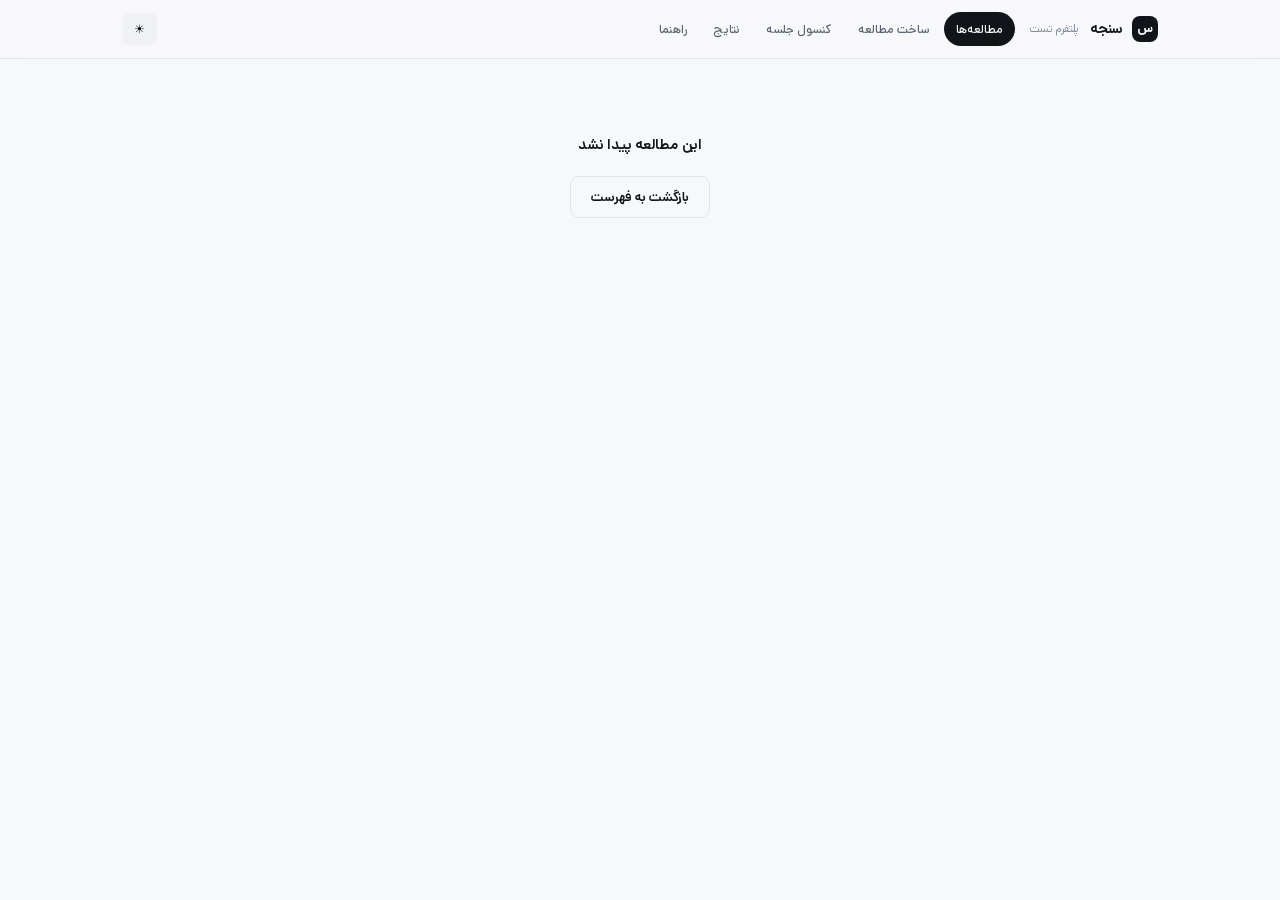
<file: study.html>
<!doctype html>
<html lang="fa" dir="rtl">
<head>
<meta charset="utf-8">
<meta name="viewport" content="width=device-width,initial-scale=1,viewport-fit=cover">
<title>مطالعه · سنجه</title>
<link rel="stylesheet" href="./assets/app.css">
</head>
<body>
<main class="wrap" style="padding-top:30px" id="main"></main>
<script src="./assets/app.js"></script>
<script>
App.mountChrome('index.html');
const RISK = { 'very-high':'خیلی بالا','high':'بالا','medium-high':'متوسط تا بالا','medium':'متوسط' };

(async function () {
  const id = App.qs('id');
  const s  = id ? await App.loadStudy(id) : null;
  const m  = App.$('main');
  if (!s) {
    m.innerHTML = `<div class="empty"><h3>این مطالعه پیدا نشد</h3>
      <a class="btn btn-line" href="index.html" style="margin-top:12px">بازگشت به فهرست</a></div>`;
    return;
  }

  const base = location.href.replace(/\/[^\/]*$/, '/');
  const runLink = App.shareLink(s, 'run.html');
  const conLink = App.shareLink(s, 'console.html');
  const portable = s._source !== 'bundled';
  const sessions = App.allSessions().filter(x => x.studyId === s.id);
  const done = sessions.filter(x => x.endedAt);
  const qualified = sessions.filter(x => x.screener?.qualified === true).length;
  const rejected  = sessions.filter(x => x.screener?.qualified === false).length;

  m.innerHTML = `
    <a href="index.html" class="tiny" style="text-decoration:none">← همهٔ مطالعه‌ها</a>
    <div style="display:flex;align-items:center;gap:13px;margin:12px 0 6px">
      <div class="study" style="all:unset;font-size:26px">${App.esc(s.icon||'◆')}</div>
      <h1 style="font-size:26px">${App.esc(s.name)}</h1>
    </div>
    <p class="lead">${App.esc(s.product||'')}</p>

    <div class="sec">اجرای جلسه</div>
    <div class="grid c2">
      <div class="card">
        <h3>لینک شرکت‌کننده</h3>
        <p class="tiny" style="margin:6px 0 10px">${portable
           ? 'کل مطالعه داخل خودِ لینک است، پس روی هر دستگاهی باز می‌شود — بلند است، همان‌طور کپی کنید.'
           : 'این را برای شرکت‌کننده بفرستید.'}</p>
        <input class="input num" id="lnk" readonly value="${App.esc(runLink)}" style="font-size:12px">
        <div class="row-btns" style="margin-top:9px">
          <button class="btn btn-primary btn-sm" onclick="cp()">کپی لینک</button>
          <a class="btn btn-line btn-sm" href="${App.esc(runLink)}" target="_blank">باز کردن</a>
          <a class="btn btn-line btn-sm" href="${App.esc(runLink)}&skip=1" target="_blank">بدون غربالگری</a>
        </div>
      </div>
      <div class="card">
        <h3>کنسول تسهیل‌گر</h3>
        <p class="tiny" style="margin:6px 0 10px">برای جلسهٔ حضوری یا آنلاین: اسکریپت، زمان‌سنج و ثبت شواهد در حین جلسه.</p>
        <a class="btn btn-brand btn-sm" href="${App.esc(conLink)}">شروع جلسهٔ با تسهیل‌گر</a>
      </div>
    </div>

    <div class="sec">وضعیت</div>
    <div class="grid c3">
      ${[['جلسه‌های ثبت‌شده', sessions.length],['جلسهٔ کامل', done.length],
         ['واجد شرایط', qualified],['رد شده در غربالگری', rejected]]
        .map(([k,v]) => `<div class="card"><div class="tiny">${k}</div>
          <div class="num" style="font-size:26px;font-weight:700;letter-spacing:-.03em;margin-top:4px">${App.fa(v)}</div>
        </div>`).join('')}
    </div>
    ${done.length && done.length < 3 ? `<div class="note warn" style="margin-top:12px">
      <svg viewBox="0 0 24 24"><path d="M12 9v4M12 17h.01M10.3 3.9L2.4 18a2 2 0 001.7 3h15.8a2 2 0 001.7-3L13.7 3.9a2 2 0 00-3.4 0z"/></svg>
      <p>هنوز ${App.fa(done.length)} جلسهٔ کامل دارید. قاعدهٔ تصمیم از <b>سه تا پنج جلسه</b> شروع می‌شود —
        تا آن موقع الگو نبینید.</p></div>` : ''}

    <div class="sec">فرضیه‌ها</div>
    <div class="card flat">
      ${(s.hypotheses||[]).map(h => `<div class="kv">
        <span class="k"><b class="en">${App.esc(h.id)}</b> — ${App.esc(h.text)}</span>
        <span class="v"><span class="badge ${h.risk==='very-high'?'b-bad':h.risk==='high'?'b-warn':'b-mute'}">${RISK[h.risk]||h.risk||''}</span></span>
      </div>`).join('') || '<p class="tiny">فرضیه‌ای ثبت نشده.</p>'}
    </div>

    <div class="sec">غربالگری — ${App.fa(s.screener?.questions?.length||0)} سؤال</div>
    <div class="card flat">
      <p class="tiny" style="margin-bottom:10px">حد قبولی: امتیاز <b class="num">${App.fa(s.screener?.passScore ?? 0)}</b>
        به بالا، و هیچ گزینهٔ حذفی انتخاب نشده باشد.</p>
      ${(s.screener?.questions||[]).map((q,i) => `<div class="kv">
        <span class="k">${App.fa(i+1)}. ${App.esc(q.text)}</span>
        <span class="v tiny">${q.options?.some(o=>o.disqualify)?'<span class="badge b-bad">دارای گزینهٔ حذفی</span>':''}</span>
      </div>`).join('') || '<p class="tiny">سؤالی ثبت نشده.</p>'}
    </div>

    <div class="sec">تسک‌ها</div>
    <div class="card flat">
      ${(s.tasks||[]).map((t,i) => `<div class="kv">
        <span class="k"><b>${App.fa(i+1)}. ${App.esc(t.title)}</b><br><span class="tiny">${App.esc(t.prompt)}</span></span>
        <span class="v"><span class="badge b-brand en">${App.esc(t.hypothesis||'—')}</span></span>
      </div>`).join('') || '<p class="tiny">تسکی ثبت نشده.</p>'}
    </div>

    <div class="row-btns" style="margin-top:24px">
      <a class="btn btn-line" href="builder.html?id=${encodeURIComponent(s.id)}">ویرایش مطالعه</a>
      <a class="btn btn-line" href="results.html?id=${encodeURIComponent(s.id)}">دیدن نتایج</a>
      <button class="btn btn-line" onclick="exp()">خروجی JSON مطالعه</button>
    </div>
    <footer class="site">شناسهٔ مطالعه: <b class="en">${App.esc(s.id)}</b></footer>`;

  window.cp = async () => {
    const ok = await App.copy(runLink);
    const b = event.target; const t = b.textContent;
    b.textContent = ok ? 'کپی شد ✓' : 'کپی نشد';
    setTimeout(() => b.textContent = t, 1600);
  };
  window.exp = () => App.download(s.id + '.study.json', JSON.stringify(s, null, 2));
})();
</script>
</body>
</html>
</file>
<file: assets/app.css>
/* ═══════════════════════════════════════════════════════════════════
   سنجه · Sanjeh — research platform design system
   One stylesheet for every page. Product-neutral on purpose: this hosts
   studies for many apps, so it must never look like any one of them.
   ═══════════════════════════════════════════════════════════════════ */
@font-face{font-family:Dana;src:url('./fonts/Dana-Light.woff2') format('woff2');font-weight:300;font-display:swap}
@font-face{font-family:Dana;src:url('./fonts/Dana-Regular.woff2') format('woff2');font-weight:400;font-display:swap}
@font-face{font-family:Dana;src:url('./fonts/Dana-Medium.woff2') format('woff2');font-weight:500;font-display:swap}
@font-face{font-family:Dana;src:url('./fonts/Dana-DemiBold.woff2') format('woff2');font-weight:600;font-display:swap}
@font-face{font-family:Dana;src:url('./fonts/Dana-Bold.woff2') format('woff2');font-weight:700;font-display:swap}

:root{
  --f:Dana,system-ui,-apple-system,sans-serif;
  --canvas:#F7F8FA;--surface:#FFF;--surface-2:#EFF1F5;--surface-3:#E4E8EF;
  --ink:#111418;--ink-2:#5A6472;--ink-3:#7C8798;
  --line:#E1E5EC;--line-2:#EFF1F5;
  --brand:#3D5AFE;--brand-soft:#EDF0FF;--brand-ink:#2438C8;
  --ok:#0E8A5F;--ok-soft:#E6F5EF;
  --warn:#A66211;--warn-soft:#FDF3E4;
  --bad:#C33025;--bad-soft:#FCEEEC;
  --r-sm:9px;--r-md:13px;--r-lg:18px;
  --sh:0 1px 2px rgba(17,20,24,.05),0 8px 24px -14px rgba(17,20,24,.16);
  --sh-lg:0 2px 6px rgba(17,20,24,.07),0 26px 50px -24px rgba(17,20,24,.35);
  --spring:cubic-bezier(.16,1,.3,1);--swift:cubic-bezier(.4,0,.2,1);
}
:root[data-theme="dark"]{
  --canvas:#0E1116;--surface:#171B22;--surface-2:#1F242C;--surface-3:#2A303A;
  --ink:#F0F2F5;--ink-2:#98A2B3;--ink-3:#828D9E;
  --line:#272D36;--line-2:#1E232B;
  --brand:#7C8FFF;--brand-soft:#1A1F3D;--brand-ink:#A6B4FF;
  --ok:#3FBF8F;--ok-soft:#11271F;
  --warn:#D89A4A;--warn-soft:#2A2013;
  --bad:#E4695C;--bad-soft:#2C1614;
  --sh:0 1px 2px rgba(0,0,0,.4),0 8px 24px -14px rgba(0,0,0,.7);
  --sh-lg:0 2px 6px rgba(0,0,0,.5),0 26px 50px -24px rgba(0,0,0,.85);
}

*{box-sizing:border-box;margin:0;padding:0}
html{-webkit-text-size-adjust:100%}
body{font-family:var(--f);background:var(--canvas);color:var(--ink);
  font-size:14px;line-height:1.65;-webkit-font-smoothing:antialiased;
  direction:rtl;text-align:start}
.num{direction:ltr;unicode-bidi:isolate;font-variant-numeric:tabular-nums}
.en{direction:ltr;unicode-bidi:isolate;display:inline-block}
a{color:inherit}
button,input,select,textarea{font-family:inherit;font-size:inherit;color:inherit}
button{cursor:pointer}
[hidden]{display:none!important}

/* ── layout ── */
.wrap{max-width:1080px;margin:0 auto;padding:0 22px}
.wrap.narrow{max-width:760px}
.topbar{position:sticky;top:0;z-index:40;background:color-mix(in srgb,var(--canvas) 88%,transparent);
  backdrop-filter:blur(14px);border-bottom:1px solid var(--line)}
.topbar .in{max-width:1080px;margin:0 auto;padding:0 22px;height:58px;
  display:flex;align-items:center;gap:14px}
.brand{display:flex;align-items:center;gap:9px;font-weight:600;font-size:15px;
  letter-spacing:-.02em;text-decoration:none;flex:none}
.brand .mk{width:26px;height:26px;border-radius:8px;background:var(--ink);
  display:grid;place-items:center;color:var(--canvas);font-size:13px;font-weight:700}
.brand small{font-weight:400;color:var(--ink-3);font-size:11.5px;margin-inline-start:2px}
.topnav{display:flex;gap:2px;flex:1}
.topnav a{padding:7px 12px;border-radius:99px;font-size:12.5px;font-weight:500;
  color:var(--ink-2);text-decoration:none;transition:.2s var(--swift)}
.topnav a:hover{background:var(--surface-2);color:var(--ink)}
.topnav a[aria-current=page]{background:var(--ink);color:var(--canvas)}
@media(max-width:720px){.topnav{display:none}}

h1{font-size:clamp(24px,4vw,34px);font-weight:700;letter-spacing:-.03em;line-height:1.2}
h2{font-size:19px;font-weight:600;letter-spacing:-.022em;line-height:1.35}
h3{font-size:15px;font-weight:600;letter-spacing:-.015em}
.lead{font-size:15px;color:var(--ink-2);line-height:1.75;max-width:62ch}
.muted{color:var(--ink-2)}
.tiny{font-size:11.5px;color:var(--ink-3);line-height:1.6}
.sec{font-size:11px;font-weight:600;letter-spacing:.1em;color:var(--ink-3);
  text-transform:uppercase;margin:28px 0 11px}
.sec:first-child{margin-top:0}

/* ── surfaces ── */
.card{background:var(--surface);border:1px solid var(--line);border-radius:var(--r-lg);
  padding:20px;box-shadow:var(--sh)}
.card+.card{margin-top:12px}
.card.flat{box-shadow:none}
.grid{display:grid;gap:12px}
.grid.c2{grid-template-columns:repeat(2,1fr)}
.grid.c3{grid-template-columns:repeat(3,1fr)}
@media(max-width:760px){.grid.c2,.grid.c3{grid-template-columns:1fr}}

/* ── buttons ── */
.btn{display:inline-flex;align-items:center;justify-content:center;gap:8px;
  height:42px;padding:0 20px;border:none;border-radius:var(--r-sm);font-size:13.5px;
  font-weight:600;letter-spacing:-.01em;transition:.2s var(--spring);white-space:nowrap;
  text-decoration:none}
.btn:active{transform:scale(.98)}
.btn:disabled{opacity:.42;cursor:not-allowed;transform:none}
.btn-primary{background:var(--ink);color:var(--canvas)}
.btn-brand{background:var(--brand);color:#fff}
.btn-ghost{background:var(--surface-2);color:var(--ink)}
.btn-line{background:none;border:1px solid var(--line);color:var(--ink)}
.btn-danger{background:var(--bad-soft);color:var(--bad)}
.btn-sm{height:32px;padding:0 12px;font-size:12px;border-radius:7px}
.btn-block{width:100%}
.btn svg{width:16px;height:16px;fill:none;stroke:currentColor;stroke-width:1.9;
  stroke-linecap:round;stroke-linejoin:round;flex:none}
.row-btns{display:flex;gap:8px;flex-wrap:wrap}

/* ── form ── */
.field{margin-bottom:14px}
.field>label{display:block;font-size:12.5px;font-weight:500;color:var(--ink-2);margin-bottom:6px}
.input,textarea.input,select.input{width:100%;background:var(--surface);border:1px solid var(--line);
  border-radius:var(--r-sm);padding:11px 13px;font-size:13.5px;transition:.18s var(--swift);
  outline:none}
.input:focus{border-color:var(--brand);box-shadow:0 0 0 3px var(--brand-soft)}
textarea.input{resize:vertical;min-height:80px;line-height:1.7}
.hint{font-size:11.5px;color:var(--ink-3);margin-top:5px;line-height:1.6}

/* choice rows */
.choice{display:flex;align-items:flex-start;gap:11px;width:100%;padding:13px 15px;
  background:var(--surface);border:1.5px solid var(--line);border-radius:var(--r-md);
  text-align:start;transition:.18s var(--spring);margin-bottom:8px}
.choice:hover{border-color:var(--surface-3)}
.choice[aria-pressed=true]{border-color:var(--ink);background:var(--surface)}
.choice .mark{width:19px;height:19px;border-radius:50%;border:1.7px solid var(--line);
  flex:none;margin-top:1px;display:grid;place-items:center;transition:.18s var(--spring)}
.choice[aria-pressed=true] .mark{border-color:var(--ink);background:var(--ink)}
.choice[aria-pressed=true] .mark::after{content:'';width:7px;height:7px;border-radius:50%;background:var(--canvas)}
.choice.sq .mark{border-radius:5px}
.choice .lbl{flex:1;font-size:13.5px;line-height:1.55}
.choice .sub{font-size:11.5px;color:var(--ink-3);margin-top:3px}

/* ── badges ── */
.badge{display:inline-flex;align-items:center;gap:5px;border-radius:99px;
  padding:4px 9px;font-size:11px;font-weight:600;line-height:1.4;white-space:nowrap}
.b-ok{background:var(--ok-soft);color:var(--ok)}
.b-warn{background:var(--warn-soft);color:var(--warn)}
.b-bad{background:var(--bad-soft);color:var(--bad)}
.b-brand{background:var(--brand-soft);color:var(--brand-ink)}
.b-mute{background:var(--surface-2);color:var(--ink-2)}
.dot{width:6px;height:6px;border-radius:50%;background:currentColor;flex:none}

/* ── table ── */
.tbl{width:100%;border-collapse:collapse;font-size:12.5px}
.tbl th{text-align:start;font-weight:600;color:var(--ink-3);font-size:11px;
  letter-spacing:.05em;text-transform:uppercase;padding:9px 10px;border-bottom:1px solid var(--line)}
.tbl td{padding:11px 10px;border-bottom:1px solid var(--line-2);vertical-align:top}
.tbl tr:last-child td{border-bottom:none}
.tblwrap{overflow-x:auto;-webkit-overflow-scrolling:touch}

/* ── notices ── */
.note{display:flex;gap:11px;align-items:flex-start;padding:14px 16px;
  background:var(--surface-2);border-radius:var(--r-md);font-size:12.5px;line-height:1.7}
.note svg{width:16px;height:16px;flex:none;margin-top:2px;fill:none;stroke:currentColor;
  stroke-width:1.8;stroke-linecap:round;stroke-linejoin:round;color:var(--ink-2)}
.note.warn{background:var(--warn-soft)} .note.warn svg{color:var(--warn)}
.note.bad{background:var(--bad-soft)}   .note.bad svg{color:var(--bad)}
.note.ok{background:var(--ok-soft)}     .note.ok svg{color:var(--ok)}
.note b{font-weight:600}

/* ── progress ── */
.prog{height:4px;background:var(--surface-2);border-radius:99px;overflow:hidden}
.prog i{display:block;height:100%;background:var(--ink);border-radius:99px;
  transition:width .5s var(--spring)}

/* ── device frame (prototype under test) ── */
.device{background:#0D0F12;border-radius:34px;padding:9px;box-shadow:var(--sh-lg);flex:none}
.device iframe{display:block;border:none;border-radius:26px;background:#fff}

/* ── study cards on the hub ── */
.studies{display:grid;gap:12px;grid-template-columns:repeat(auto-fill,minmax(300px,1fr))}
.study{display:block;background:var(--surface);border:1px solid var(--line);
  border-radius:var(--r-lg);padding:18px;text-decoration:none;box-shadow:var(--sh);
  transition:.22s var(--spring)}
.study:hover{transform:translateY(-2px);box-shadow:var(--sh-lg)}
.study .hd{display:flex;align-items:center;gap:10px;margin-bottom:9px}
.study .ic{width:34px;height:34px;border-radius:10px;background:var(--surface-2);
  display:grid;place-items:center;font-size:15px;font-weight:700;flex:none}
.study .nm{font-size:14.5px;font-weight:600;letter-spacing:-.02em;flex:1}
.study .d{font-size:12.5px;color:var(--ink-2);line-height:1.65}
.study .ft{display:flex;gap:6px;margin-top:12px;flex-wrap:wrap}

/* ── momtest linter ── */
.lint{margin-top:8px;display:flex;flex-direction:column;gap:6px}
.flag{display:flex;gap:9px;align-items:flex-start;padding:10px 12px;border-radius:var(--r-sm);
  font-size:12px;line-height:1.65}
.flag.err{background:var(--bad-soft);color:var(--bad)}
.flag.warn{background:var(--warn-soft);color:var(--warn)}
.flag.good{background:var(--ok-soft);color:var(--ok)}
.flag .m{flex:1;color:var(--ink)}
.flag .m b{color:inherit}
.flag .why{font-weight:600;display:block;margin-bottom:2px}
.flag .fix{display:block;margin-top:4px;color:var(--ink-2)}
.flag .fix i{font-style:normal;color:var(--ink);font-weight:500}

/* ── misc ── */
.split-h{display:flex;gap:16px;align-items:flex-start}
@media(max-width:860px){.split-h{flex-direction:column}}
.chipset{display:flex;gap:6px;flex-wrap:wrap}
.chip{border:1px solid var(--line);background:var(--surface);border-radius:99px;
  padding:6px 12px;font-size:12px;font-weight:500;color:var(--ink-2);transition:.18s var(--swift)}
.chip:hover{border-color:var(--surface-3);color:var(--ink)}
.chip[aria-pressed=true]{background:var(--ink);color:var(--canvas);border-color:var(--ink)}
.kv{display:flex;justify-content:space-between;gap:14px;padding:9px 0;font-size:12.5px;
  border-bottom:1px solid var(--line-2)}
.kv:last-child{border-bottom:none}
.kv .k{color:var(--ink-2)} .kv .v{font-weight:500;text-align:end}
.empty{text-align:center;padding:44px 20px;color:var(--ink-3)}
.empty h3{color:var(--ink);margin-bottom:6px}
footer.site{margin-top:52px;border-top:1px solid var(--line);padding:22px 0 40px;
  font-size:11.5px;color:var(--ink-3)}
.sr{position:absolute;width:1px;height:1px;overflow:hidden;clip:rect(0 0 0 0);white-space:nowrap}
@media print{.topbar,.no-print{display:none}body{background:#fff}}
</file>
